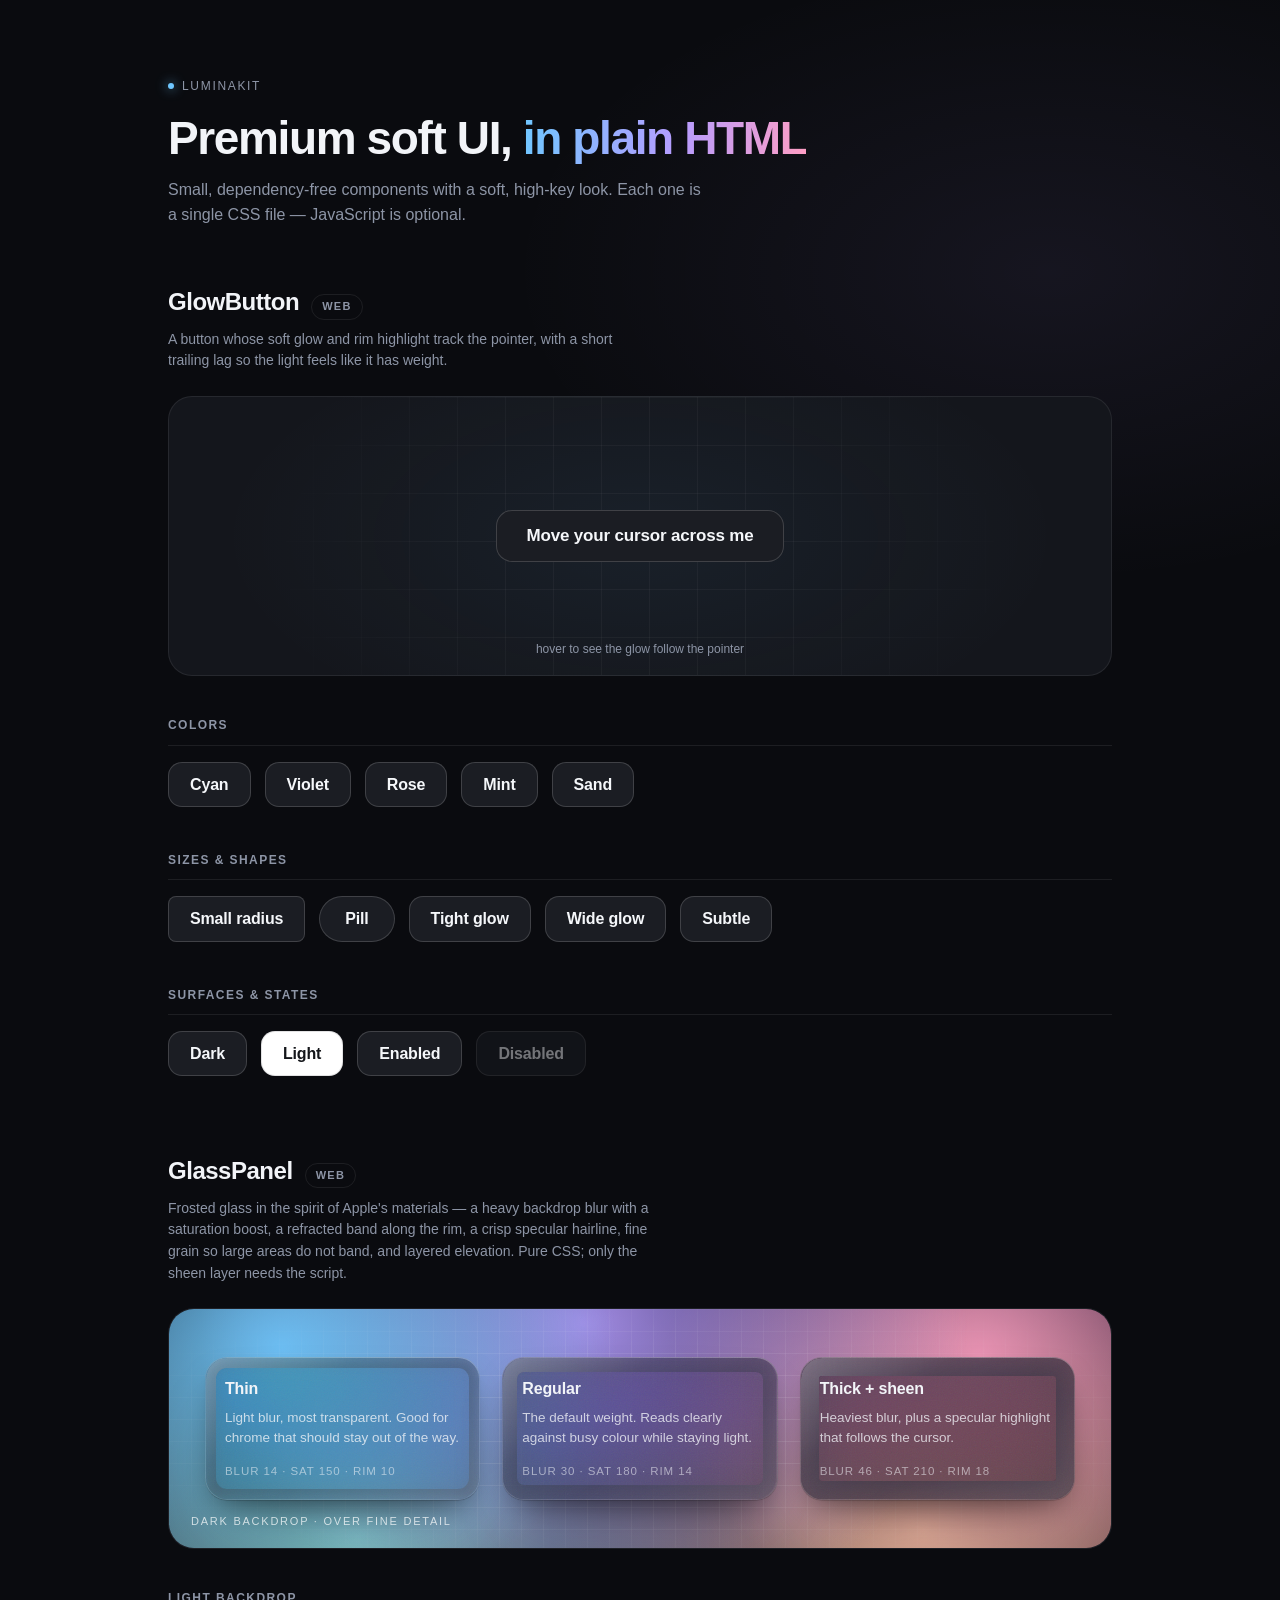
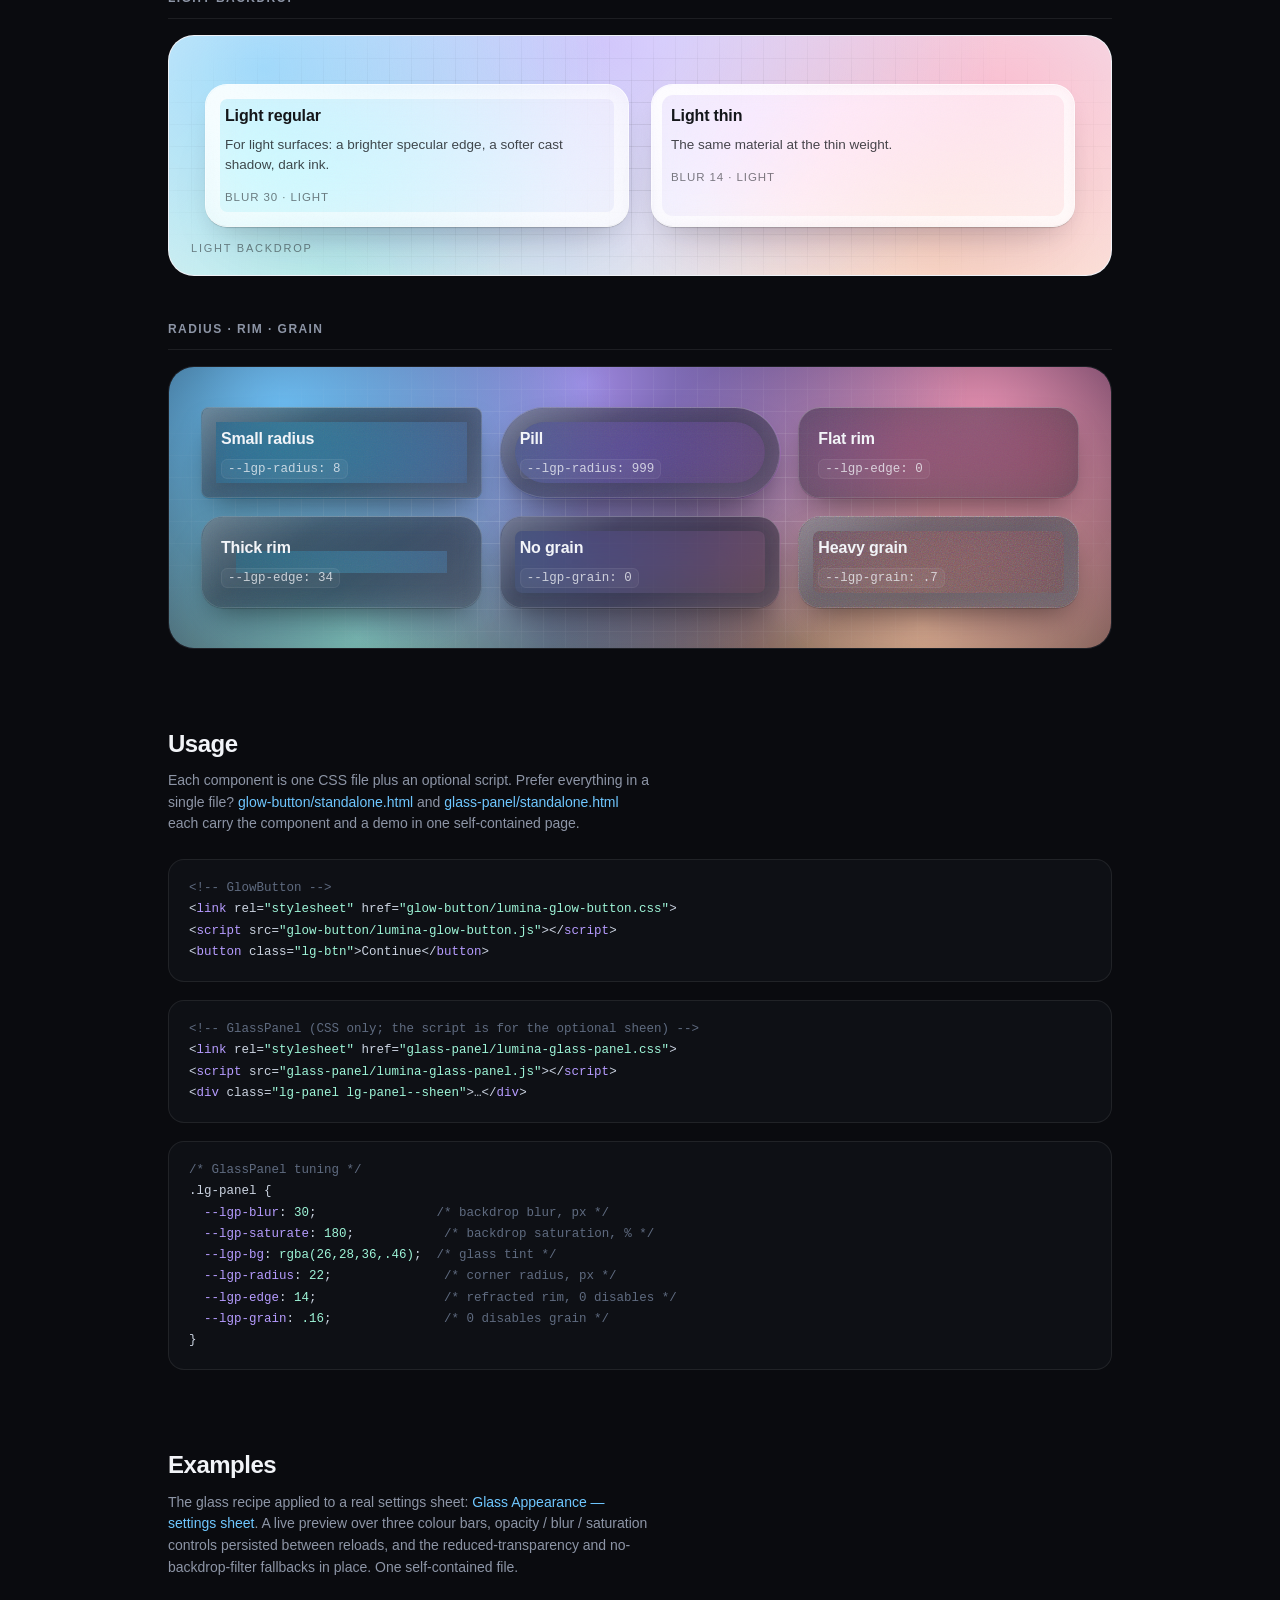
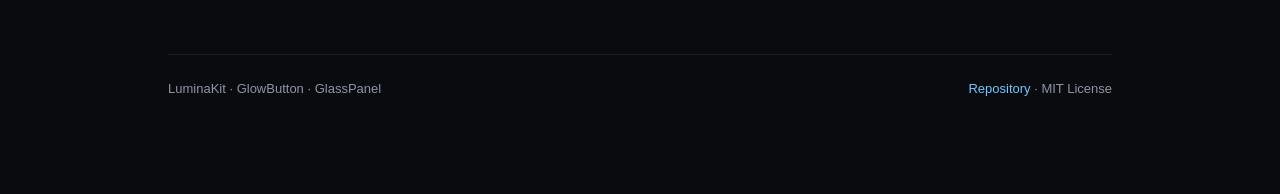
<file: web/index.html>
<!DOCTYPE html>
<html lang="en">
<head>
<meta charset="utf-8">
<meta name="viewport" content="width=device-width, initial-scale=1">
<title>LuminaKit — components</title>
<link rel="stylesheet" href="glow-button/lumina-glow-button.css">
<link rel="stylesheet" href="glass-panel/lumina-glass-panel.css">
<style>
  :root {
    --bg: #0a0b0f;
    --surface: #14161c;
    --ink: #f2f4f8;
    --muted: #8d95a6;
    --line: rgba(255, 255, 255, 0.08);
    --cyan: 111 199 255;
    --violet: 182 156 255;
    --rose: 255 158 196;
    --mint: 158 245 216;
    --sand: 255 214 158;
  }

  *, *::before, *::after { box-sizing: border-box; }
  html, body { margin: 0; }

  body {
    background:
      radial-gradient(1100px 620px at 50% -12%, rgba(111, 199, 255, 0.10), transparent 62%),
      radial-gradient(900px 520px at 82% 8%, rgba(182, 156, 255, 0.07), transparent 60%),
      var(--bg);
    color: var(--ink);
    font-family: -apple-system, BlinkMacSystemFont, "Segoe UI", "PingFang SC",
      "Hiragino Sans GB", "Microsoft YaHei", Roboto, Helvetica, Arial, sans-serif;
    -webkit-font-smoothing: antialiased;
    line-height: 1.55;
    min-height: 100vh;
  }

  .wrap { max-width: 1000px; margin: 0 auto; padding: 72px 28px 96px; }

  header { margin-bottom: 56px; }

  .eyebrow {
    display: inline-flex; align-items: center; gap: 8px;
    font-size: 12px; letter-spacing: 0.14em; text-transform: uppercase;
    color: var(--muted); margin-bottom: 18px;
  }
  .eyebrow .pip {
    width: 6px; height: 6px; border-radius: 50%;
    background: rgb(var(--cyan)); box-shadow: 0 0 12px rgb(var(--cyan) / 0.9);
  }

  h1 {
    font-size: clamp(30px, 5vw, 46px); line-height: 1.1;
    letter-spacing: -0.03em; font-weight: 640; margin: 0 0 14px;
  }
  h1 .grad {
    background: linear-gradient(96deg, rgb(var(--cyan)), rgb(var(--violet)) 55%, rgb(var(--rose)));
    -webkit-background-clip: text; background-clip: text; color: transparent;
  }

  .lede { color: var(--muted); font-size: 16px; max-width: 60ch; margin: 0; }

  /* component section headings */
  .comp { margin-bottom: 76px; }
  .comp > h2 {
    display: flex; align-items: baseline; gap: 12px; flex-wrap: wrap;
    font-size: 24px; font-weight: 620; letter-spacing: -0.02em;
    margin: 0 0 8px; padding: 0; border: 0; text-transform: none; color: var(--ink);
  }
  .comp > h2 .tag {
    font-size: 11px; letter-spacing: 0.12em; text-transform: uppercase;
    color: var(--muted); border: 1px solid var(--line); border-radius: 999px;
    padding: 3px 10px; font-weight: 600;
  }
  .comp > .sub { color: var(--muted); font-size: 14px; margin: 0 0 24px; max-width: 62ch; }

  h3 {
    font-size: 12px; font-weight: 600; letter-spacing: 0.12em;
    text-transform: uppercase; color: var(--muted);
    margin: 0 0 16px; padding-bottom: 10px; border-bottom: 1px solid var(--line);
  }

  .row { display: flex; flex-wrap: wrap; gap: 14px; align-items: center; }

  .stage {
    position: relative; display: grid; place-items: center; min-height: 280px;
    margin-bottom: 40px; border: 1px solid var(--line); border-radius: 24px;
    background:
      radial-gradient(600px 300px at 50% 50%, rgba(111, 199, 255, 0.06), transparent 70%),
      var(--surface);
    overflow: hidden;
  }
  .stage::after {
    content: ""; position: absolute; inset: 0;
    background-image:
      linear-gradient(var(--line) 1px, transparent 1px),
      linear-gradient(90deg, var(--line) 1px, transparent 1px);
    background-size: 48px 48px;
    mask-image: radial-gradient(circle at 50% 50%, #000 30%, transparent 78%);
    -webkit-mask-image: radial-gradient(circle at 50% 50%, #000 30%, transparent 78%);
    pointer-events: none; opacity: 0.5;
  }
  .stage .lg-btn {
    position: relative; z-index: 1; font-size: 17px;
    --lg-pad-x: 30px; --lg-pad-y: 16px; --lg-radius: 16; --lg-glow-size: 220;
  }
  .hint {
    position: absolute; bottom: 16px; left: 0; right: 0; text-align: center;
    font-size: 12px; color: var(--muted);
  }

  section { margin-bottom: 44px; }

  /* ---------- glass stage: a vivid, detailed backdrop so the blur reads ---------- */
  .glass-stage {
    position: relative;
    border: 1px solid var(--line);
    border-radius: 26px;
    padding: 48px 36px;
    overflow: hidden;
    margin-bottom: 40px;
    background: #0b0d13;
    isolation: isolate;
  }
  /* big colour fields */
  .glass-stage .wall {
    position: absolute; inset: 0; pointer-events: none;
    background:
      radial-gradient(540px 440px at 12% 16%, rgb(var(--cyan) / 0.9), transparent 62%),
      radial-gradient(600px 500px at 44% 6%, rgb(var(--violet) / 0.85), transparent 64%),
      radial-gradient(500px 440px at 86% 20%, rgb(var(--rose) / 0.85), transparent 62%),
      radial-gradient(620px 520px at 20% 96%, rgb(var(--mint) / 0.75), transparent 64%),
      radial-gradient(580px 480px at 80% 92%, rgb(var(--sand) / 0.8), transparent 64%),
      linear-gradient(158deg, #0f1526, #1b1030 46%, #2a1226);
  }
  /* fine high-frequency detail is what actually makes a blur legible */
  .glass-stage .detail {
    position: absolute; inset: 0; pointer-events: none; opacity: 0.55;
    background-image:
      linear-gradient(rgba(255,255,255,.22) 1px, transparent 1px),
      linear-gradient(90deg, rgba(255,255,255,.22) 1px, transparent 1px);
    background-size: 22px 22px;
    -webkit-mask-image: radial-gradient(ellipse at 50% 50%, #000 25%, transparent 88%);
    mask-image: radial-gradient(ellipse at 50% 50%, #000 25%, transparent 88%);
  }
  .glass-stage .caption {
    position: absolute; left: 22px; bottom: 18px;
    font-size: 11px; letter-spacing: 0.16em; text-transform: uppercase;
    color: rgba(255, 255, 255, 0.72); pointer-events: none;
  }
  .glass-stage--light { background: #eef1f6; }
  .glass-stage--light .wall {
    background:
      radial-gradient(540px 440px at 10% 14%, rgb(var(--cyan) / 0.55), transparent 64%),
      radial-gradient(600px 500px at 46% 4%, rgb(var(--violet) / 0.5), transparent 66%),
      radial-gradient(500px 440px at 88% 22%, rgb(var(--rose) / 0.55), transparent 64%),
      radial-gradient(620px 520px at 18% 98%, rgb(var(--mint) / 0.5), transparent 66%),
      radial-gradient(580px 480px at 82% 94%, rgb(var(--sand) / 0.55), transparent 66%),
      linear-gradient(158deg, #f3f6fb, #eef0f8 50%, #f7f1f6);
  }
  .glass-stage--light .detail {
    opacity: 0.5;
    background-image:
      linear-gradient(rgba(20,22,26,.16) 1px, transparent 1px),
      linear-gradient(90deg, rgba(20,22,26,.16) 1px, transparent 1px);
  }
  .glass-stage--light .caption { color: rgba(20, 22, 26, 0.5); }

  .glass-stage .panels {
    position: relative;
    display: grid;
    grid-template-columns: repeat(auto-fit, minmax(230px, 1fr));
    gap: 22px;
  }

  .lg-panel h4 {
    margin: 0 0 6px; font-size: 16px; font-weight: 620; letter-spacing: -0.01em;
  }
  .lg-panel p { margin: 0; font-size: 13.5px; opacity: 0.78; line-height: 1.5; }
  .lg-panel .meta {
    margin-top: 14px; font-size: 11.5px; letter-spacing: 0.08em;
    text-transform: uppercase; opacity: 0.55;
  }

  .panel-grid {
    display: grid;
    grid-template-columns: repeat(auto-fit, minmax(210px, 1fr));
    gap: 18px;
  }

  code {
    font-family: ui-monospace, SFMono-Regular, Menlo, monospace;
    font-size: 12.5px; background: rgba(255, 255, 255, 0.06);
    border: 1px solid var(--line); border-radius: 6px; padding: 2px 6px;
  }

  .codeblock {
    margin-top: 18px; padding: 18px 20px; border: 1px solid var(--line);
    border-radius: 16px; background: #0e1015; overflow-x: auto;
  }
  .codeblock pre {
    margin: 0; font-family: ui-monospace, SFMono-Regular, Menlo, monospace;
    font-size: 12.5px; line-height: 1.7; color: #cbd3e1;
  }
  .codeblock .c { color: #5f6b80; }
  .codeblock .k { color: rgb(var(--violet)); }
  .codeblock .s { color: rgb(var(--mint)); }

  footer {
    border-top: 1px solid var(--line); padding-top: 24px;
    color: var(--muted); font-size: 13px;
    display: flex; flex-wrap: wrap; gap: 12px; justify-content: space-between;
  }

  a { color: rgb(var(--cyan)); text-decoration: none; }
  a:hover { text-decoration: underline; }

  @media (max-width: 620px) {
    .wrap { padding: 48px 18px 72px; }
    .glass-stage { padding: 32px 20px; }
  }
</style>
</head>
<body>
<div class="wrap">

  <header>
    <div class="eyebrow"><span class="pip"></span>LuminaKit</div>
    <h1>Premium soft UI, <span class="grad">in plain HTML</span></h1>
    <p class="lede">
      Small, dependency-free components with a soft, high-key look.
      Each one is a single CSS file — JavaScript is optional.
    </p>
  </header>

  <!-- ================= GlowButton ================= -->
  <div class="comp">
    <h2>GlowButton <span class="tag">Web</span></h2>
    <p class="sub">
      A button whose soft glow and rim highlight track the pointer, with a short
      trailing lag so the light feels like it has weight.
    </p>

    <div class="stage">
      <button class="lg-btn" type="button">Move your cursor across me</button>
      <div class="hint">hover to see the glow follow the pointer</div>
    </div>

    <section>
      <h3>Colors</h3>
      <div class="row" id="colors"></div>
    </section>

    <section>
      <h3>Sizes &amp; shapes</h3>
      <div class="row">
        <button class="lg-btn" type="button" style="--lg-radius:8">Small radius</button>
        <button class="lg-btn" type="button" style="--lg-radius:999;--lg-pad-x:26px">Pill</button>
        <button class="lg-btn" type="button" style="--lg-glow-size:90">Tight glow</button>
        <button class="lg-btn" type="button" style="--lg-glow-size:320">Wide glow</button>
        <button class="lg-btn" type="button" style="--lg-glow-alpha:.45">Subtle</button>
      </div>
    </section>

    <section>
      <h3>Surfaces &amp; states</h3>
      <div class="row">
        <button class="lg-btn" type="button" style="--lg-glow:var(--violet)">Dark</button>
        <button class="lg-btn lg-btn--light" type="button" style="--lg-glow:var(--cyan)">Light</button>
        <button class="lg-btn" type="button" style="--lg-glow:var(--mint)">Enabled</button>
        <button class="lg-btn" type="button" aria-disabled="true">Disabled</button>
      </div>
    </section>
  </div>

  <!-- ================= GlassPanel ================= -->
  <div class="comp">
    <h2>GlassPanel <span class="tag">Web</span></h2>
    <p class="sub">
      Frosted glass in the spirit of Apple's materials — a heavy backdrop blur
      with a saturation boost, a refracted band along the rim, a crisp specular
      hairline, fine grain so large areas do not band, and layered elevation.
      Pure CSS; only the sheen layer needs the script.
    </p>

    <div class="glass-stage">
      <div class="wall"></div>
      <div class="detail"></div>
      <div class="panels">
        <div class="lg-panel lg-panel--thin">
          <h4>Thin</h4>
          <p>Light blur, most transparent. Good for chrome that should stay out of the way.</p>
          <div class="meta">blur 14 · sat 150 · rim 10</div>
        </div>
        <div class="lg-panel">
          <h4>Regular</h4>
          <p>The default weight. Reads clearly against busy colour while staying light.</p>
          <div class="meta">blur 30 · sat 180 · rim 14</div>
        </div>
        <div class="lg-panel lg-panel--thick lg-panel--sheen">
          <h4>Thick + sheen</h4>
          <p>Heaviest blur, plus a specular highlight that follows the cursor.</p>
          <div class="meta">blur 46 · sat 210 · rim 18</div>
        </div>
      </div>
      <div class="caption">dark backdrop · over fine detail</div>
    </div>

    <section>
      <h3>Light backdrop</h3>
      <div class="glass-stage glass-stage--light">
        <div class="wall"></div>
        <div class="detail"></div>
        <div class="panels">
          <div class="lg-panel lg-panel--light">
            <h4>Light regular</h4>
            <p>For light surfaces: a brighter specular edge, a softer cast shadow, dark ink.</p>
            <div class="meta">blur 30 · light</div>
          </div>
          <div class="lg-panel lg-panel--light lg-panel--thin">
            <h4>Light thin</h4>
            <p>The same material at the thin weight.</p>
            <div class="meta">blur 14 · light</div>
          </div>
        </div>
        <div class="caption">light backdrop</div>
      </div>
    </section>

    <section>
      <h3>Radius · rim · grain</h3>
      <div class="glass-stage" style="padding:40px 32px">
        <div class="wall"></div>
        <div class="detail"></div>
        <div class="panel-grid">
          <div class="lg-panel" style="--lgp-radius:8">
            <h4>Small radius</h4>
            <p><code>--lgp-radius: 8</code></p>
          </div>
          <div class="lg-panel" style="--lgp-radius:999">
            <h4>Pill</h4>
            <p><code>--lgp-radius: 999</code></p>
          </div>
          <div class="lg-panel" style="--lgp-edge:0">
            <h4>Flat rim</h4>
            <p><code>--lgp-edge: 0</code></p>
          </div>
          <div class="lg-panel" style="--lgp-edge:34">
            <h4>Thick rim</h4>
            <p><code>--lgp-edge: 34</code></p>
          </div>
          <div class="lg-panel" style="--lgp-grain:0">
            <h4>No grain</h4>
            <p><code>--lgp-grain: 0</code></p>
          </div>
          <div class="lg-panel" style="--lgp-grain:.7">
            <h4>Heavy grain</h4>
            <p><code>--lgp-grain: .7</code></p>
          </div>
        </div>
      </div>
    </section>
  </div>

  <!-- ================= Usage ================= -->
  <div class="comp">
    <h2>Usage</h2>
    <p class="sub">
      Each component is one CSS file plus an optional script. Prefer everything
      in a single file? <a href="glow-button/standalone.html">glow-button/standalone.html</a>
      and <a href="glass-panel/standalone.html">glass-panel/standalone.html</a>
      each carry the component and a demo in one self-contained page.
    </p>

    <div class="codeblock">
<pre><span class="c">&lt;!-- GlowButton --&gt;</span>
&lt;<span class="k">link</span> rel=<span class="s">"stylesheet"</span> href=<span class="s">"glow-button/lumina-glow-button.css"</span>&gt;
&lt;<span class="k">script</span> src=<span class="s">"glow-button/lumina-glow-button.js"</span>&gt;&lt;/<span class="k">script</span>&gt;
&lt;<span class="k">button</span> class=<span class="s">"lg-btn"</span>&gt;Continue&lt;/<span class="k">button</span>&gt;</pre>
    </div>

    <div class="codeblock">
<pre><span class="c">&lt;!-- GlassPanel (CSS only; the script is for the optional sheen) --&gt;</span>
&lt;<span class="k">link</span> rel=<span class="s">"stylesheet"</span> href=<span class="s">"glass-panel/lumina-glass-panel.css"</span>&gt;
&lt;<span class="k">script</span> src=<span class="s">"glass-panel/lumina-glass-panel.js"</span>&gt;&lt;/<span class="k">script</span>&gt;
&lt;<span class="k">div</span> class=<span class="s">"lg-panel lg-panel--sheen"</span>&gt;…&lt;/<span class="k">div</span>&gt;</pre>
    </div>

    <div class="codeblock">
<pre><span class="c">/* GlassPanel tuning */</span>
.lg-panel {
  <span class="k">--lgp-blur</span>: <span class="s">30</span>;                <span class="c">/* backdrop blur, px */</span>
  <span class="k">--lgp-saturate</span>: <span class="s">180</span>;            <span class="c">/* backdrop saturation, % */</span>
  <span class="k">--lgp-bg</span>: <span class="s">rgba(26,28,36,.46)</span>;  <span class="c">/* glass tint */</span>
  <span class="k">--lgp-radius</span>: <span class="s">22</span>;               <span class="c">/* corner radius, px */</span>
  <span class="k">--lgp-edge</span>: <span class="s">14</span>;                 <span class="c">/* refracted rim, 0 disables */</span>
  <span class="k">--lgp-grain</span>: <span class="s">.16</span>;               <span class="c">/* 0 disables grain */</span>
}</pre>
    </div>
  </div>

  <!-- ================= Examples ================= -->
  <div class="comp">
    <h2>Examples</h2>
    <p class="sub">
      The glass recipe applied to a real settings sheet:
      <a href="examples/glass-appearance/index.html">Glass Appearance — settings sheet</a>.
      A live preview over three colour bars, opacity / blur / saturation controls
      persisted between reloads, and the reduced-transparency and
      no-backdrop-filter fallbacks in place. One self-contained file.
    </p>
  </div>

  <footer>
    <span>LuminaKit · GlowButton · GlassPanel</span>
    <span><a href="https://github.com/chen123aaa/LuminaKit">Repository</a> · MIT License</span>
  </footer>

</div>

<script src="glow-button/lumina-glow-button.js"></script>
<script src="glass-panel/lumina-glass-panel.js"></script>
<script>
  (function () {
    var palette = [
      { name: "Cyan",   rgb: "111 199 255" },
      { name: "Violet", rgb: "182 156 255" },
      { name: "Rose",   rgb: "255 158 196" },
      { name: "Mint",   rgb: "158 245 216" },
      { name: "Sand",   rgb: "255 214 158" }
    ];
    var host = document.getElementById("colors");
    palette.forEach(function (c) {
      var b = document.createElement("button");
      b.type = "button";
      b.className = "lg-btn";
      b.textContent = c.name;
      b.style.setProperty("--lg-glow", c.rgb);
      host.appendChild(b);
    });
    window.LuminaGlowButton.init(host);
  })();
</script>
</body>
</html>
</file>
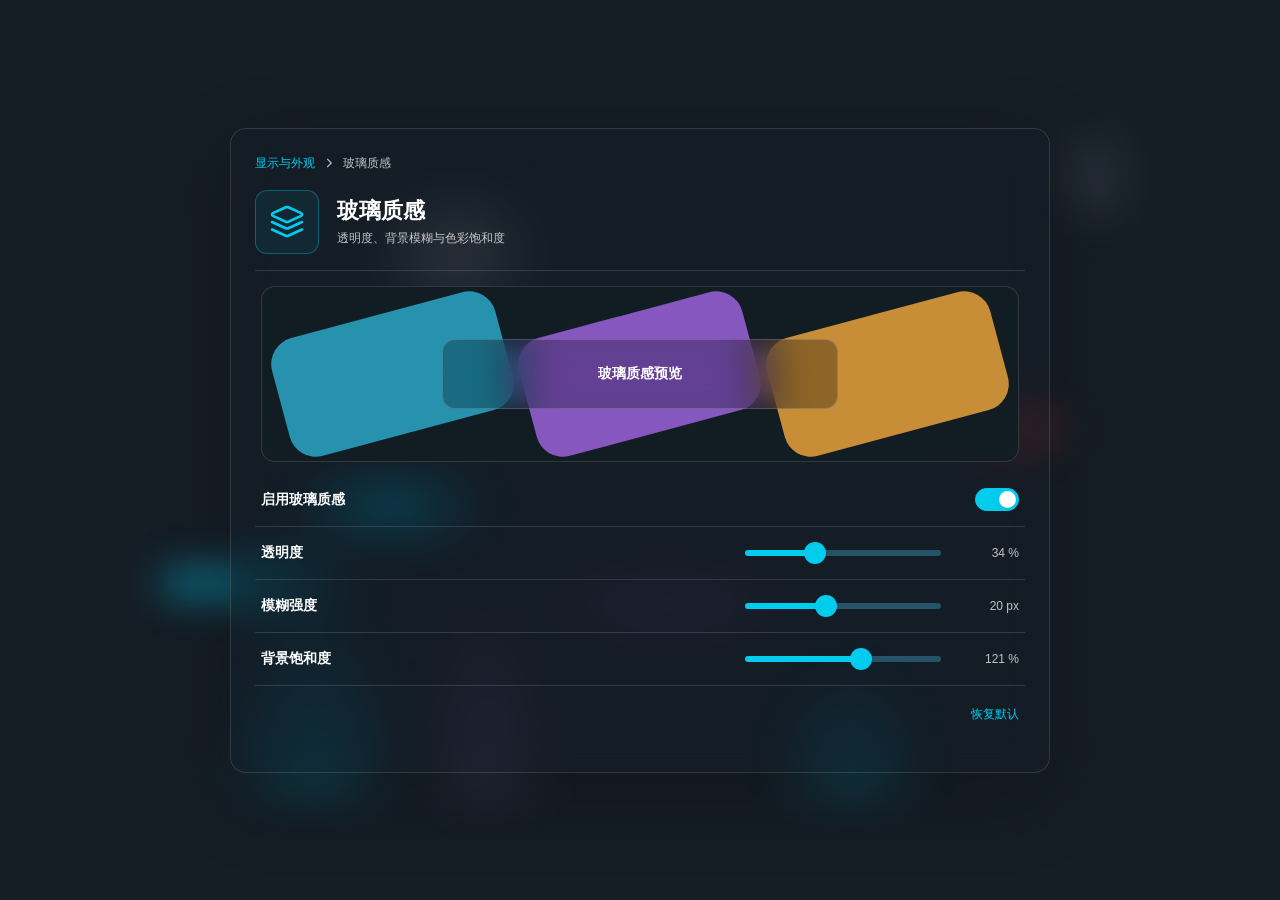
<file: web/examples/glass-appearance/index.html>
<!doctype html>
<!--
  LuminaKit · example — "Glass Appearance" settings sheet.

  A standalone application of the glass recipe: a live preview over coloured
  bars, opacity / blur / saturation controls persisted to localStorage, and the
  prefers-reduced-transparency + no-backdrop-filter fallbacks wired up.

  Self-contained: no external CSS, JS, fonts or images.
-->
<html lang="zh-CN" data-glass-enabled="true">
<head>
  <meta charset="utf-8">
  <meta name="viewport" content="width=device-width, initial-scale=1">
  <meta name="color-scheme" content="dark">
  <meta name="description" content="玻璃质感设置页的独立交互预览：透明度、背景模糊与背景饱和度，可离线使用。">
  <title>玻璃质感 · 显示与外观</title>
  <style>
    :root {
      color-scheme: dark;
      --accent: #00cdee;
      --text-primary: #fff;
      --text-secondary: rgba(255, 255, 255, .74);
      --border: rgba(255, 255, 255, .13);
      --glass-surface-rgb: 21, 29, 37;
      --glass-opacity: .34;
      --glass-blur: 20px;
      --glass-saturation: 121%;
      --glass-effective-opacity: .34;
      --glass-effective-blur: 20px;
    }
    * { box-sizing: border-box; }
    html { min-height: 100%; background: #101920; }
    body {
      min-width: 280px;
      min-height: 100vh;
      margin: 0;
      display: grid;
      place-items: center;
      padding: 28px;
      color: var(--text-primary);
      font: 14px/1.5 -apple-system, BlinkMacSystemFont, "Segoe UI", "Microsoft YaHei", "PingFang SC", sans-serif;
      -webkit-font-smoothing: antialiased;
    }
    .ambient {
      position: fixed;
      inset: 0;
      overflow: hidden;
      pointer-events: none;
      background: #151d25;
    }
    .ambient::before, .ambient::after {
      content: "";
      position: absolute;
      width: min(100%, 960px);
      height: 700px;
      top: 50%;
      left: 50%;
      transform: translate(-50%, -50%);
      background:
        radial-gradient(ellipse 100px 26px at 24% 58%, rgba(0, 212, 255, .58), transparent 100%),
        radial-gradient(ellipse 145px 26px at 6% 69%, rgba(0, 212, 255, .55), transparent 100%),
        radial-gradient(ellipse 86px 70px at 31% 22%, rgba(224, 227, 233, .21), transparent 100%),
        radial-gradient(ellipse 64px 32px at 89% 47%, rgba(230, 50, 60, .4), transparent 100%),
        radial-gradient(ellipse 155px 48px at 53% 72%, rgba(123, 88, 159, .16), transparent 100%);
      filter: blur(18px);
    }
    .ambient::after {
      background:
        radial-gradient(ellipse 90px 210px at 16% 99%, rgba(0, 212, 255, .19), transparent 100%),
        radial-gradient(ellipse 66px 235px at 34% 99%, rgba(159, 120, 193, .15), transparent 100%),
        radial-gradient(ellipse 80px 130px at 72% 98%, rgba(0, 212, 255, .18), transparent 100%),
        radial-gradient(ellipse 70px 60px at 99% 11%, rgba(196, 201, 211, .15), transparent 100%);
      filter: blur(20px);
    }
    .glass-surface {
      background: rgba(var(--glass-surface-rgb), var(--glass-effective-opacity));
      -webkit-backdrop-filter: blur(var(--glass-effective-blur)) saturate(var(--glass-saturation));
      backdrop-filter: blur(var(--glass-effective-blur)) saturate(var(--glass-saturation));
    }
    .settings {
      position: relative;
      width: min(100%, 820px);
      min-height: 645px;
      padding: 22px 24px 38px;
      border: 1px solid var(--border);
      border-radius: 16px;
      box-shadow: 0 24px 80px rgba(0, 0, 0, .22);
      overflow: hidden;
    }
    .breadcrumbs {
      display: flex;
      align-items: center;
      gap: 7px;
      min-height: 24px;
      margin-bottom: 15px;
      color: var(--text-secondary);
      font-size: 12px;
    }
    .breadcrumbs .parent { color: var(--accent); }
    .breadcrumbs svg { width: 14px; height: 14px; }
    .section-header {
      display: flex;
      align-items: center;
      gap: 18px;
      padding-bottom: 16px;
      margin-bottom: 15px;
      border-bottom: 1px solid var(--border);
    }
    .section-icon {
      width: 64px;
      height: 64px;
      flex: 0 0 64px;
      display: grid;
      place-items: center;
      color: var(--accent);
      border: 1px solid rgba(0, 205, 238, .35);
      border-radius: 12px;
      background: rgba(0, 205, 238, .075);
    }
    .section-icon svg { width: 36px; height: 36px; stroke-width: 1.7; }
    h1 { margin: 0 0 3px; font-size: 22px; line-height: 1.4; font-weight: 650; }
    .section-header p { margin: 0; color: var(--text-secondary); font-size: 12px; }
    .preview-section { padding: 0 6px 12px; }
    .preview-stage {
      position: relative;
      display: grid;
      place-items: center;
      min-height: 176px;
      padding: 18px;
      border: 1px solid var(--border);
      border-radius: 14px;
      background: #121c23;
      overflow: hidden;
    }
    .preview-colors {
      position: absolute;
      inset: 0;
      display: flex;
      align-items: center;
      justify-content: space-around;
      gap: 16px;
      padding: 15px;
    }
    .preview-colors span {
      flex: 1;
      min-width: 0;
      height: 122px;
      border-radius: 27px;
      transform: rotate(-15deg);
      background: #2792ad;
    }
    .preview-colors span:nth-child(2) { background: #8657be; }
    .preview-colors span:nth-child(3) { background: #c78d37; }
    .preview-card {
      position: relative;
      display: flex;
      align-items: center;
      justify-content: center;
      width: min(100%, 396px);
      min-height: 70px;
      padding: 20px;
      border: 1px solid rgba(255, 255, 255, .17);
      border-radius: 13px;
    }
    .preview-card strong { font-size: 14px; font-weight: 650; }
    .setting-row {
      display: grid;
      grid-template-columns: minmax(0, 1fr) minmax(120px, 196px) 64px;
      align-items: center;
      column-gap: 14px;
      min-height: 53px;
      padding: 10px 6px;
      border-bottom: 1px solid var(--border);
    }
    .setting-row label, .setting-label { font-size: 14px; font-weight: 650; }
    .toggle-row { display: flex; justify-content: space-between; }
    .switch {
      position: relative;
      display: inline-flex;
      flex: 0 0 44px;
      align-items: center;
      width: 44px;
      height: 23px;
      padding: 0;
      border: 1px solid rgba(255, 255, 255, .22);
      border-radius: 999px;
      background: #3c4950;
      cursor: pointer;
      transition: background .15s, border-color .15s;
    }
    .switch::after {
      content: "";
      position: absolute;
      top: 2px;
      left: 2px;
      width: 17px;
      height: 17px;
      background: #fff;
      border-radius: 50%;
      box-shadow: 0 1px 3px rgba(0, 0, 0, .12);
      transition: transform .15s;
    }
    .switch[aria-checked="true"] { background: var(--accent); border-color: var(--accent); }
    .switch[aria-checked="true"]::after { transform: translateX(21px); }
    input[type="range"] {
      -webkit-appearance: none;
      appearance: none;
      width: 100%;
      height: 30px;
      margin: 0;
      border: 0;
      border-radius: 999px;
      background: transparent;
      cursor: pointer;
      touch-action: pan-y;
    }
    input[type="range"]::-webkit-slider-runnable-track {
      height: 6px;
      border-radius: 999px;
      background: linear-gradient(to right, var(--accent) 0 var(--progress), #265368 var(--progress) 100%);
    }
    input[type="range"]::-webkit-slider-thumb {
      -webkit-appearance: none;
      width: 22px;
      height: 22px;
      margin-top: -8px;
      border: 0;
      border-radius: 50%;
      background: var(--accent);
    }
    input[type="range"]::-moz-range-track { height: 6px; border-radius: 999px; background: #265368; }
    input[type="range"]::-moz-range-progress { height: 6px; border-radius: 999px; background: var(--accent); }
    input[type="range"]::-moz-range-thumb { width: 22px; height: 22px; border: 0; border-radius: 50%; background: var(--accent); }
    output { color: var(--text-secondary); text-align: right; font-size: 12px; font-variant-numeric: tabular-nums; white-space: nowrap; }
    .reset-row { display: flex; align-items: center; justify-content: space-between; min-height: 48px; padding: 8px 6px 0; }
    .reset-button { border: 0; border-radius: 5px; padding: 8px 0 8px 12px; background: transparent; color: var(--accent); font: inherit; font-size: 12px; cursor: pointer; }
    .reset-button:hover { color: #78edff; }
    .save-status { min-height: 18px; color: var(--text-secondary); font-size: 11px; }
    button:focus-visible, input:focus-visible { outline: 2px solid var(--accent); outline-offset: 4px; }
    html[data-glass-enabled="false"] .glass-surface {
      background: rgb(var(--glass-surface-rgb));
      -webkit-backdrop-filter: none;
      backdrop-filter: none;
    }
    @media (prefers-reduced-transparency: reduce) {
      .glass-surface { -webkit-backdrop-filter: none; backdrop-filter: none; }
    }
    @media (prefers-reduced-motion: reduce) { *, *::after { transition: none !important; } }
    @supports not ((backdrop-filter: blur(1px)) or (-webkit-backdrop-filter: blur(1px))) {
      .glass-surface { background: rgb(var(--glass-surface-rgb)); }
    }
    @media (max-width: 840px) {
      body { padding: 0; }
      .settings { width: 100%; min-height: 100vh; border-radius: 0; box-shadow: none; }
    }
    @media (max-width: 520px) {
      .settings { padding: 18px 16px 28px; }
      .section-icon { width: 54px; height: 54px; flex-basis: 54px; }
      h1 { font-size: 20px; }
      .section-header { gap: 12px; }
      .preview-section { padding-right: 0; padding-left: 0; }
      .preview-stage { min-height: 160px; padding: 18px; }
      .preview-colors { gap: 10px; padding: 12px; }
      .preview-colors span { height: 108px; border-radius: 19px; }
      .preview-card { width: 86%; }
      .setting-row { grid-template-columns: minmax(0, 1fr) minmax(90px, 132px) 42px; column-gap: 12px; min-height: 57px; }
      .setting-row label, .setting-label { font-size: 13px; }
    }
    @media (max-width: 330px) {
      .setting-row { grid-template-columns: minmax(0, 1fr) 88px 40px; column-gap: 8px; padding-right: 0; padding-left: 0; }
      .section-header p { font-size: 11px; }
    }
  </style>
</head>
<body>
  <div class="ambient" aria-hidden="true"></div>
  <main class="settings glass-surface">
    <nav class="breadcrumbs" aria-label="所在位置">
      <span class="parent">显示与外观</span>
      <svg viewBox="0 0 24 24" fill="none" stroke="currentColor" stroke-width="2" aria-hidden="true"><path d="m9 5 7 7-7 7"/></svg>
      <span aria-current="page">玻璃质感</span>
    </nav>
    <header class="section-header">
      <span class="section-icon" aria-hidden="true">
        <svg viewBox="0 0 24 24" fill="none" stroke="currentColor" stroke-linecap="round" stroke-linejoin="round"><path d="M12.83 2.18a2 2 0 0 0-1.66 0L2.6 6.08a1 1 0 0 0 0 1.83l8.58 3.91a2 2 0 0 0 1.66 0l8.58-3.9a1 1 0 0 0 0-1.83Z"/><path d="m2 12 9.17 4.18a2 2 0 0 0 1.66 0L22 12M2 17l9.17 4.18a2 2 0 0 0 1.66 0L22 17"/></svg>
      </span>
      <div>
        <h1>玻璃质感</h1>
        <p>透明度、背景模糊与色彩饱和度</p>
      </div>
    </header>
    <section class="preview-section" aria-label="玻璃质感预览">
      <div class="preview-stage">
        <div class="preview-colors" aria-hidden="true"><span></span><span></span><span></span></div>
        <div class="preview-card glass-surface"><strong>玻璃质感预览</strong></div>
      </div>
    </section>
    <section aria-label="玻璃质感设置">
      <div class="setting-row toggle-row">
        <span class="setting-label" id="enabled-label">启用玻璃质感</span>
        <button class="switch" id="enabled" type="button" role="switch" aria-checked="true" aria-labelledby="enabled-label"></button>
      </div>
      <div class="setting-row">
        <label for="opacity">透明度</label>
        <input id="opacity" type="range" min="0" max="100" step="1" value="34" aria-describedby="opacity-value">
        <output id="opacity-value" for="opacity">34 %</output>
      </div>
      <div class="setting-row">
        <label for="blur">模糊强度</label>
        <input id="blur" type="range" min="0" max="50" step="1" value="20" aria-describedby="blur-value">
        <output id="blur-value" for="blur">20 px</output>
      </div>
      <div class="setting-row">
        <label for="saturation">背景饱和度</label>
        <input id="saturation" type="range" min="0" max="200" step="1" value="121" aria-describedby="saturation-value">
        <output id="saturation-value" for="saturation">121 %</output>
      </div>
    </section>
    <footer class="reset-row">
      <span class="save-status" id="save-status" role="status" aria-live="polite"></span>
      <button class="reset-button" id="reset" type="button">恢复默认</button>
    </footer>
  </main>
  <script>
    (() => {
      'use strict';
      // The opacity field is the background alpha; foreground text is never
      // made transparent.
      const INITIAL = { enabled: true, opacity: 34, blur: 20, saturation: 121 };
      const DEFAULTS = { enabled: true, opacity: 80, blur: 22, saturation: 115 };
      const LIMITS = { opacity: 100, blur: 50, saturation: 200 };
      const STORAGE_KEY = 'luminakit.glass-appearance.v1';
      const root = document.documentElement;
      const toggle = document.getElementById('enabled');
      const status = document.getElementById('save-status');
      const fields = Object.fromEntries(Object.keys(LIMITS).map(key => [key, document.getElementById(key)]));
      let statusTimeout;

      function normalize(raw) {
        const source = raw && typeof raw === 'object' ? raw : INITIAL;
        const value = { enabled: source.enabled !== false };
        for (const [key, max] of Object.entries(LIMITS)) {
          const rawValue = source[key];
          const number = rawValue === null || rawValue === '' || typeof rawValue === 'boolean' ? NaN : Number(rawValue);
          value[key] = Number.isFinite(number) ? Math.round(Math.min(max, Math.max(0, number))) : INITIAL[key];
        }
        return value;
      }

      let state = { ...INITIAL };
      try {
        const cached = localStorage.getItem(STORAGE_KEY);
        if (cached) state = normalize(JSON.parse(cached));
      } catch (_) { /* Local HTML still works when browser storage is blocked. */ }

      function render() {
        root.dataset.glassEnabled = String(state.enabled);
        root.style.setProperty('--glass-opacity', String(state.opacity / 100));
        root.style.setProperty('--glass-blur', state.blur + 'px');
        root.style.setProperty('--glass-saturation', state.saturation + '%');
        root.style.setProperty('--glass-effective-opacity', state.enabled ? String(state.opacity / 100) : '1');
        root.style.setProperty('--glass-effective-blur', state.enabled ? state.blur + 'px' : '0px');
        toggle.setAttribute('aria-checked', String(state.enabled));
        for (const [key, field] of Object.entries(fields)) {
          const suffix = key === 'blur' ? ' px' : ' %';
          field.value = state[key];
          field.style.setProperty('--progress', (state[key] / LIMITS[key] * 100) + '%');
          field.setAttribute('aria-valuetext', state[key] + suffix);
          document.getElementById(key + '-value').value = state[key] + suffix;
        }
      }

      function persist(message = '已保存到本页面') {
        clearTimeout(statusTimeout);
        try {
          localStorage.setItem(STORAGE_KEY, JSON.stringify(state));
          status.textContent = message;
        } catch (_) {
          status.textContent = '已应用 · 当前浏览器不允许本地保存';
        }
        statusTimeout = setTimeout(() => { status.textContent = ''; }, 2200);
      }

      for (const [key, field] of Object.entries(fields)) {
        field.addEventListener('input', () => {
          state[key] = Number(field.value);
          render();
        });
        field.addEventListener('change', () => persist());
      }
      toggle.addEventListener('click', () => {
        state.enabled = !state.enabled;
        render();
        persist();
      });
      document.getElementById('reset').addEventListener('click', () => {
        state = { ...DEFAULTS };
        render();
        persist('已恢复默认');
      });
      render();
    })();
  </script>
</body>
</html>
</file>
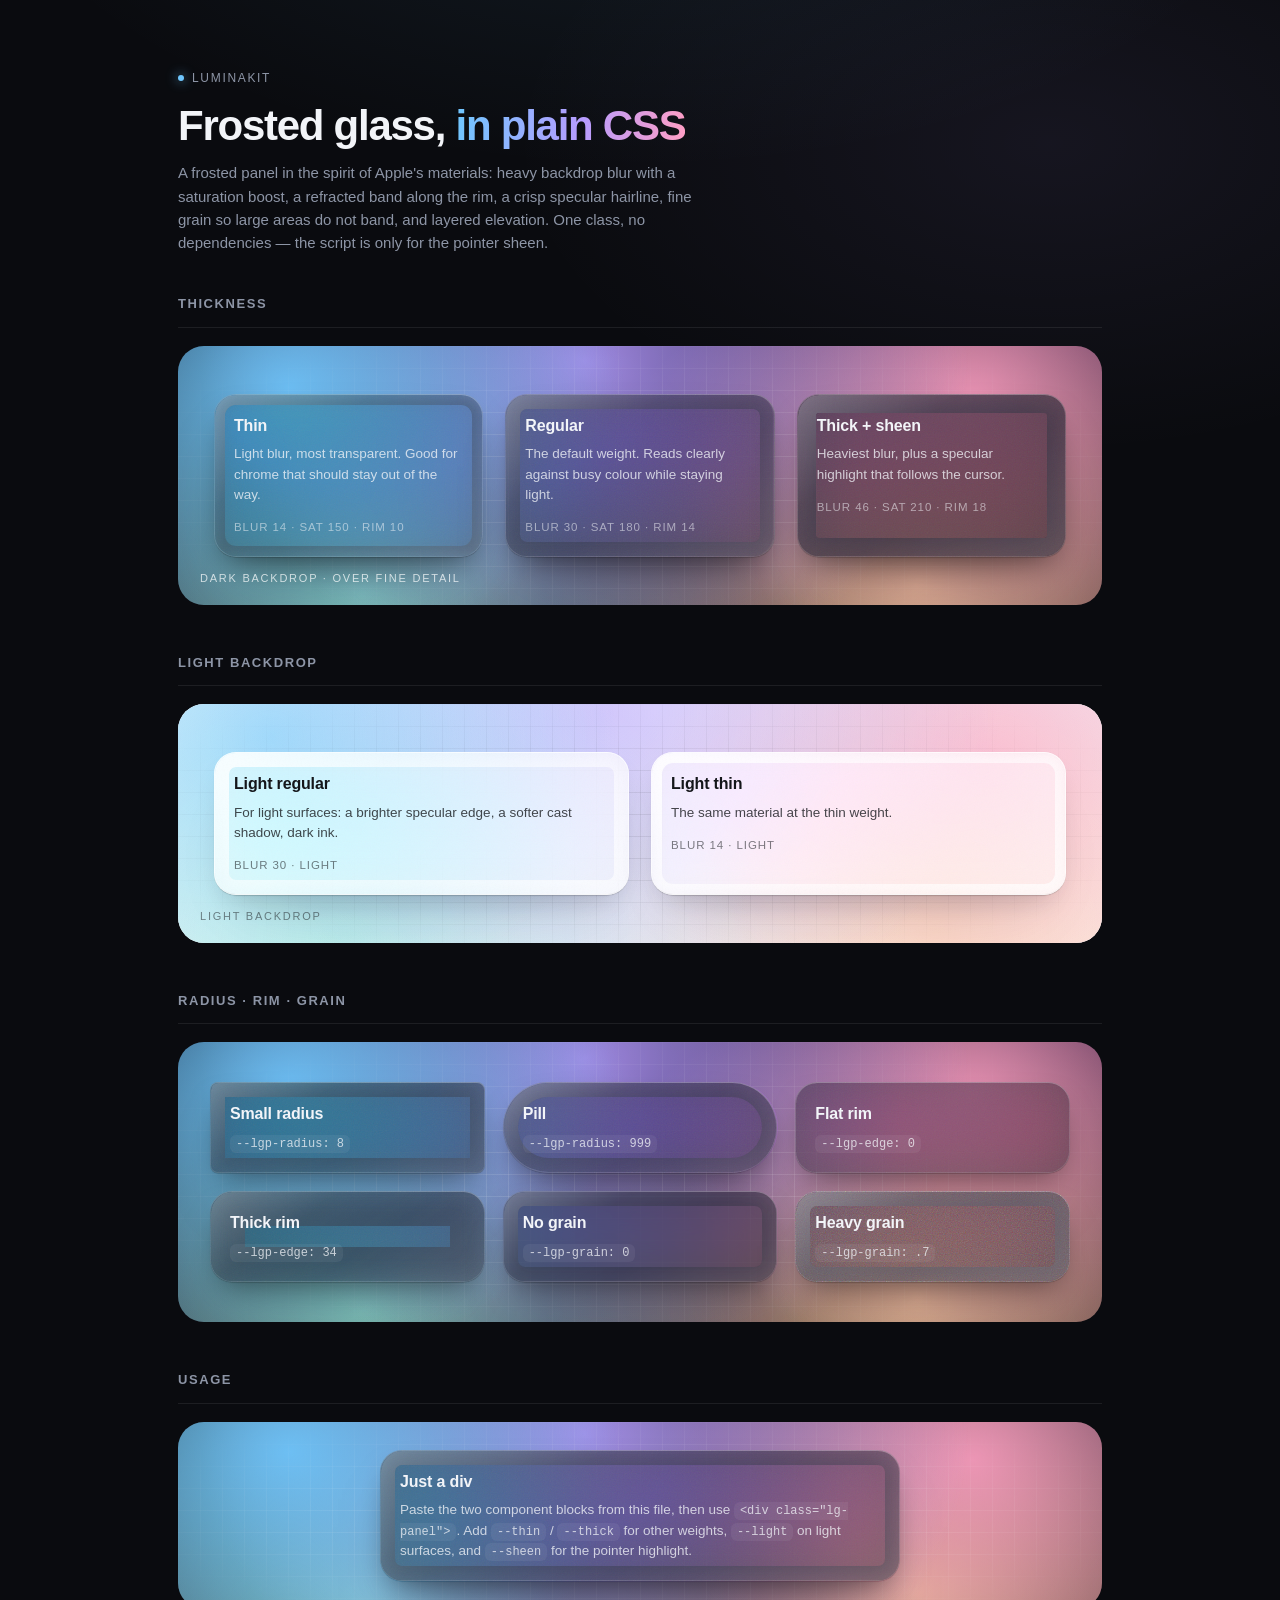
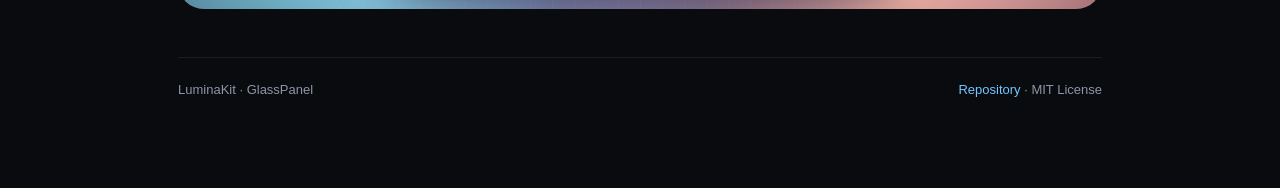
<file: web/glass-panel/standalone.html>
<!DOCTYPE html>
<html lang="en">
<head>
<meta charset="utf-8">
<meta name="viewport" content="width=device-width, initial-scale=1">
<title>LuminaKit — GlassPanel (single file)</title>

<!--
  LuminaKit · GlassPanel — self-contained demo.

  Two things live in this one file:
    1. THE COMPONENT   — search for "COMPONENT CSS" and "COMPONENT JS".
                         Copy those two blocks to reuse the panel anywhere.
    2. THE DEMO PAGE   — everything else; safe to delete.

  How it works
  ------------
  One class carries the material. It is layered like real glass rather than a
  single translucent fill:

    .lg-panel            backdrop-filter: blur + saturate + brightness, the tint,
                         the outer hairline, and the layered elevation shadows
    .lg-panel::before    the refracted rim — a band just inside the edge that
                         blurs the backdrop harder and lifts it, masked down to a
                         ring. This is what makes the sheet read as thick glass
                         instead of a flat wash. Disable with --lgp-edge: 0.
    .lg-panel::after     fine grain, so large smooth areas do not band
    .lg-panel__sheen     optional specular highlight that follows the pointer
                         (only with .lg-panel--sheen; injected by the JS)

  Public CSS custom properties (set on .lg-panel or any ancestor):
    --lgp-blur        backdrop blur radius, px          default 30
    --lgp-saturate    backdrop saturation, %            default 180
    --lgp-brightness  backdrop brightness, %            default 108
    --lgp-bg          tint of the glass                 default rgba(26,28,36,.46)
    --lgp-fg          text color                        default #f2f4f8
    --lgp-radius      corner radius, px                 default 22
    --lgp-edge        width of the refracted rim, px    default 14 (0 disables)
    --lgp-border      outer hairline color              default rgba(255,255,255,.15)
    --lgp-shadow      cast-shadow color                 default rgba(0,0,0,.5)
    --lgp-grain       grain opacity, 0 disables it      default .16
    --lgp-pad         inner padding                     default 20px

  Variants: .lg-panel--thin  .lg-panel--thick
            .lg-panel--light
            .lg-panel--sheen   (needs the JS)

  Gotchas worth keeping (all were real problems):
    * backdrop-filter only shows what is painted *behind* the element, so a
      panel needs a real backdrop to sit over — over a flat fill it looks like
      a plain translucent box.
    * the overlaid pseudo-elements need explicit z-index values; content sits at
      z-index 4 via .lg-panel > *:not(.lg-panel__sheen) so the sheen keeps its
      own layer.
    * on its own the panel is pure CSS. The JS only adds the pointer sheen, and
      it self-initialises, so loading the script is always safe.
-->

<style>
/* ============================================================
   COMPONENT CSS  (lumina-glass-panel.css)
   ============================================================ */
.lg-panel {
  --lgp-blur: 30;
  --lgp-saturate: 180;
  --lgp-brightness: 108;
  --lgp-bg: rgba(26, 28, 36, 0.46);
  --lgp-fg: #f2f4f8;
  --lgp-radius: 22;
  --lgp-edge: 14;
  --lgp-border: rgba(255, 255, 255, 0.15);
  --lgp-shadow: rgba(0, 0, 0, 0.5);
  --lgp-grain: 0.16;
  --lgp-pad: 20px;

  --lgp-sheen-size: 420;

  /* live pointer position for the sheen, written by JS */
  --lgp-px: 50%;
  --lgp-py: 0%;
  --lgp-sheen: 0;

  position: relative;
  isolation: isolate;
  padding: var(--lgp-pad);
  border-radius: calc(var(--lgp-radius) * 1px);
  color: var(--lgp-fg);

  /* the material */
  background: var(--lgp-bg);
  -webkit-backdrop-filter: blur(calc(var(--lgp-blur) * 1px))
    saturate(calc(var(--lgp-saturate) * 1%))
    brightness(calc(var(--lgp-brightness) * 1%));
  backdrop-filter: blur(calc(var(--lgp-blur) * 1px))
    saturate(calc(var(--lgp-saturate) * 1%))
    brightness(calc(var(--lgp-brightness) * 1%));

  /* outer hairline + top specular + bottom shade + layered elevation */
  box-shadow:
    inset 0 0 0 1px var(--lgp-border),
    inset 0 1px 0 0 rgb(255 255 255 / 0.14),
    inset 0 -1px 0 0 rgb(0 0 0 / 0.10),
    0 1px 1px -0.5px rgb(0 0 0 / 0.3),
    0 14px 30px -12px var(--lgp-shadow),
    0 36px 70px -36px var(--lgp-shadow);
}

/* ---- 1. refracted rim -------------------------------------------------------
 * A band just inside the edge that blurs the backdrop harder and lifts it.
 * This is what makes the sheet read as thick glass instead of a flat tint.
 * ------------------------------------------------------------------------- */
.lg-panel::before {
  content: "";
  position: absolute;
  inset: 1px;
  z-index: 2;
  border-radius: calc((var(--lgp-radius) - 1) * 1px);
  padding: calc(var(--lgp-edge) * 1px);
  background: linear-gradient(
    145deg,
    rgb(255 255 255 / 0.26),
    rgb(255 255 255 / 0.05) 32%,
    rgb(255 255 255 / 0.02) 58%,
    rgb(255 255 255 / 0.09)
  );
  -webkit-backdrop-filter: blur(calc(var(--lgp-blur) * 0.42px))
    saturate(calc(var(--lgp-saturate) * 0.8%)) brightness(116%);
  backdrop-filter: blur(calc(var(--lgp-blur) * 0.42px))
    saturate(calc(var(--lgp-saturate) * 0.8%)) brightness(116%);
  /* keep only the band — the interior is masked out */
  -webkit-mask:
    linear-gradient(#000 0 0) content-box,
    linear-gradient(#000 0 0);
  -webkit-mask-composite: xor;
  mask:
    linear-gradient(#000 0 0) content-box,
    linear-gradient(#000 0 0);
  mask-composite: exclude;
  pointer-events: none;
}

/* ---- 2. grain ---------------------------------------------------------------
 * Dithers the large smooth area so the blur does not band on wide gradients.
 * ------------------------------------------------------------------------- */
.lg-panel::after {
  content: "";
  position: absolute;
  inset: 0;
  z-index: 1;
  border-radius: inherit;
  opacity: var(--lgp-grain);
  mix-blend-mode: overlay;
  pointer-events: none;
  background-image: url("data:image/svg+xml,%3Csvg xmlns='http://www.w3.org/2000/svg' width='140' height='140'%3E%3Cfilter id='n'%3E%3CfeTurbulence type='fractalNoise' baseFrequency='0.85' numOctaves='3' stitchTiles='stitch'/%3E%3C/filter%3E%3Crect width='140' height='140' filter='url(%23n)'/%3E%3C/svg%3E");
  background-size: 140px 140px;
}

/* ---- 3. optional pointer sheen ---- */
.lg-panel--sheen {
  overflow: hidden;
}

.lg-panel--sheen > .lg-panel__sheen {
  position: absolute;
  inset: 0;
  z-index: 3;
  border-radius: inherit;
  opacity: var(--lgp-sheen);
  transition: opacity 0.35s ease;
  pointer-events: none;
  background: radial-gradient(
    calc(var(--lgp-sheen-size) * 1px) circle at var(--lgp-px) var(--lgp-py),
    rgb(255 255 255 / 0.16),
    rgb(255 255 255 / 0.06) 42%,
    transparent 72%
  );
}

/* content rides above every overlay */
.lg-panel > *:not(.lg-panel__sheen) {
  position: relative;
  z-index: 4;
}

/* ---- thickness weights ---- */
.lg-panel--thin {
  --lgp-blur: 14;
  --lgp-saturate: 150;
  --lgp-bg: rgba(26, 28, 36, 0.30);
  --lgp-grain: 0.10;
  --lgp-edge: 10;
}

.lg-panel--thick {
  --lgp-blur: 46;
  --lgp-saturate: 210;
  --lgp-bg: rgba(26, 28, 36, 0.60);
  --lgp-grain: 0.22;
  --lgp-edge: 18;
}

/* ---- light surfaces ---- */
.lg-panel--light {
  --lgp-bg: rgba(255, 255, 255, 0.55);
  --lgp-fg: #14161a;
  --lgp-border: rgba(255, 255, 255, 0.75);
  --lgp-shadow: rgba(18, 22, 34, 0.2);
  --lgp-brightness: 104;
  --lgp-grain: 0.08;
}

.lg-panel--light::before {
  background: linear-gradient(
    145deg,
    rgb(255 255 255 / 0.75),
    rgb(255 255 255 / 0.22) 30%,
    rgb(255 255 255 / 0.06) 58%,
    rgb(255 255 255 / 0.34)
  );
}

.lg-panel--light::after {
  mix-blend-mode: soft-light;
}

.lg-panel--light > .lg-panel__sheen {
  background: radial-gradient(
    calc(var(--lgp-sheen-size) * 1px) circle at var(--lgp-px) var(--lgp-py),
    rgb(255 255 255 / 0.55),
    rgb(255 255 255 / 0.2) 42%,
    transparent 72%
  );
}

/* ---- no backdrop-filter: fall back to an opaque surface, not a washed-out one -- */
@supports not ((backdrop-filter: blur(1px)) or (-webkit-backdrop-filter: blur(1px))) {
  .lg-panel {
    background: rgba(22, 24, 31, 0.95);
  }
  .lg-panel--thin {
    background: rgba(22, 24, 31, 0.9);
  }
  .lg-panel--light {
    background: rgba(249, 250, 252, 0.97);
  }
  .lg-panel::before {
    -webkit-backdrop-filter: none;
    backdrop-filter: none;
    background: linear-gradient(
      145deg,
      rgb(255 255 255 / 0.12),
      rgb(255 255 255 / 0.02) 55%,
      rgb(255 255 255 / 0.06)
    );
  }
  .lg-panel--light::before {
    background: linear-gradient(
      145deg,
      rgb(255 255 255 / 0.5),
      rgb(255 255 255 / 0.1) 55%,
      rgb(255 255 255 / 0.25)
    );
  }
}

/* Accessibility: macOS exposes "Reduce transparency". Honour it by dropping the
   blur entirely rather than shipping an unreadable sheet. */
@media (prefers-reduced-transparency: reduce) {
  .lg-panel {
    background: rgba(22, 24, 31, 0.94);
    -webkit-backdrop-filter: none;
    backdrop-filter: none;
  }
  .lg-panel--thin {
    background: rgba(22, 24, 31, 0.9);
  }
  .lg-panel--light {
    background: rgba(249, 250, 252, 0.97);
  }
  .lg-panel::before {
    -webkit-backdrop-filter: none;
    backdrop-filter: none;
  }
  .lg-panel--sheen {
    overflow: visible;
  }
  .lg-panel--sheen > .lg-panel__sheen {
    display: none;
  }
}

@media (prefers-reduced-motion: reduce) {
  .lg-panel--sheen > .lg-panel__sheen {
    transition-duration: 0.01ms;
  }
}
/* ============================================================
   END COMPONENT CSS
   ============================================================ */

/* ---------- demo page styling (not part of the component) ---------- */
*, *::before, *::after { box-sizing: border-box; }
html, body { margin: 0; }
body {
  background:
    radial-gradient(1100px 620px at 50% -12%, rgba(111,199,255,.10), transparent 62%),
    radial-gradient(900px 520px at 82% 8%, rgba(182,156,255,.07), transparent 60%),
    #0a0b0f;
  color: #f2f4f8;
  font-family: -apple-system, BlinkMacSystemFont, "Segoe UI", "PingFang SC",
    "Hiragino Sans GB", "Microsoft YaHei", Roboto, Helvetica, Arial, sans-serif;
  -webkit-font-smoothing: antialiased;
  line-height: 1.55;
  min-height: 100vh;
}
.wrap { max-width: 980px; margin: 0 auto; padding: 64px 28px 88px; }

.eyebrow {
  display: inline-flex; align-items: center; gap: 8px;
  font-size: 12px; letter-spacing: .14em; text-transform: uppercase;
  color: #8d95a6; margin-bottom: 16px;
}
.eyebrow .pip {
  width: 6px; height: 6px; border-radius: 50%;
  background: rgb(111 199 255); box-shadow: 0 0 12px rgb(111 199 255 / .9);
}
h1 {
  font-size: clamp(28px, 5vw, 42px); line-height: 1.1;
  letter-spacing: -.03em; font-weight: 640; margin: 0 0 12px;
}
h1 .grad {
  background: linear-gradient(96deg, rgb(111 199 255), rgb(182 156 255) 55%, rgb(255 158 196));
  -webkit-background-clip: text; background-clip: text; color: transparent;
}
.lede { color: #8d95a6; font-size: 15px; max-width: 62ch; margin: 0 0 40px; }

h2 {
  font-size: 13px; font-weight: 600; letter-spacing: .12em; text-transform: uppercase;
  color: #8d95a6; margin: 0 0 18px; padding-bottom: 12px;
  border-bottom: 1px solid rgba(255,255,255,.08);
}
section { margin-bottom: 48px; }

/* the backdrop the glass sits over: big colour fields plus fine detail.
   The fine detail is what actually makes a blur legible. */
.stage {
  position: relative;
  border-radius: 26px;
  padding: 48px 36px;
  overflow: hidden;
  margin-bottom: 48px;
  isolation: isolate;
}
.stage .wall {
  position: absolute; inset: 0; pointer-events: none;
  background:
    radial-gradient(540px 440px at 12% 16%, rgb(111 199 255 / .9), transparent 62%),
    radial-gradient(600px 500px at 44% 6%, rgb(182 156 255 / .85), transparent 64%),
    radial-gradient(500px 440px at 86% 20%, rgb(255 158 196 / .85), transparent 62%),
    radial-gradient(620px 520px at 20% 96%, rgb(158 245 216 / .75), transparent 64%),
    radial-gradient(580px 480px at 80% 92%, rgb(255 214 158 / .8), transparent 64%),
    linear-gradient(158deg, #0f1526, #1b1030 46%, #2a1226);
}
.stage .detail {
  position: absolute; inset: 0; pointer-events: none; opacity: .55;
  background-image:
    linear-gradient(rgba(255,255,255,.22) 1px, transparent 1px),
    linear-gradient(90deg, rgba(255,255,255,.22) 1px, transparent 1px);
  background-size: 22px 22px;
  -webkit-mask-image: radial-gradient(ellipse at 50% 50%, #000 25%, transparent 88%);
  mask-image: radial-gradient(ellipse at 50% 50%, #000 25%, transparent 88%);
}
.stage--light { background: #eef1f6; }
.stage--light .wall {
  background:
    radial-gradient(540px 440px at 10% 14%, rgb(111 199 255 / .55), transparent 64%),
    radial-gradient(600px 500px at 46% 4%, rgb(182 156 255 / .5), transparent 66%),
    radial-gradient(500px 440px at 88% 22%, rgb(255 158 196 / .55), transparent 64%),
    radial-gradient(620px 520px at 18% 98%, rgb(158 245 216 / .5), transparent 66%),
    radial-gradient(580px 480px at 82% 94%, rgb(255 214 158 / .55), transparent 66%),
    linear-gradient(158deg, #f3f6fb, #eef0f8 50%, #f7f1f6);
}
.stage--light .detail {
  opacity: .5;
  background-image:
    linear-gradient(rgba(20,22,26,.16) 1px, transparent 1px),
    linear-gradient(90deg, rgba(20,22,26,.16) 1px, transparent 1px);
}
.stage .caption {
  position: absolute; left: 22px; bottom: 18px; pointer-events: none;
  font-size: 11px; letter-spacing: .16em; text-transform: uppercase;
  color: rgba(255,255,255,.72);
}
.stage--light .caption { color: rgba(20,22,26,.5); }

.panels {
  position: relative;
  display: grid;
  grid-template-columns: repeat(auto-fit, minmax(230px, 1fr));
  gap: 22px;
}
.panel-grid {
  position: relative;
  display: grid;
  grid-template-columns: repeat(auto-fit, minmax(210px, 1fr));
  gap: 18px;
}
.lg-panel h3 { margin: 0 0 6px; font-size: 16px; font-weight: 620; letter-spacing: -.01em; }
.lg-panel p { margin: 0; font-size: 13.5px; opacity: .78; line-height: 1.5; }
.lg-panel .meta {
  margin-top: 14px; font-size: 11.5px; letter-spacing: .08em;
  text-transform: uppercase; opacity: .55;
}
.lg-panel code {
  font-family: ui-monospace, SFMono-Regular, Menlo, monospace;
  font-size: 12px; background: rgba(255,255,255,.08);
  border-radius: 6px; padding: 2px 6px;
}
footer {
  border-top: 1px solid rgba(255,255,255,.08); padding-top: 22px;
  color: #8d95a6; font-size: 13px;
  display: flex; flex-wrap: wrap; gap: 12px; justify-content: space-between;
}
a { color: rgb(111 199 255); text-decoration: none; }
a:hover { text-decoration: underline; }
</style>
</head>
<body>
<div class="wrap">

  <header>
    <div class="eyebrow"><span class="pip"></span>LuminaKit</div>
    <h1>Frosted glass, <span class="grad">in plain CSS</span></h1>
    <p class="lede">
      A frosted panel in the spirit of Apple's materials: heavy backdrop blur
      with a saturation boost, a refracted band along the rim, a crisp specular
      hairline, fine grain so large areas do not band, and layered elevation.
      One class, no dependencies — the script is only for the pointer sheen.
    </p>
  </header>

  <section>
    <h2>Thickness</h2>
    <div class="stage">
      <div class="wall"></div>
      <div class="detail"></div>
      <div class="panels">
        <div class="lg-panel lg-panel--thin">
          <h3>Thin</h3>
          <p>Light blur, most transparent. Good for chrome that should stay out of the way.</p>
          <div class="meta">blur 14 · sat 150 · rim 10</div>
        </div>
        <div class="lg-panel">
          <h3>Regular</h3>
          <p>The default weight. Reads clearly against busy colour while staying light.</p>
          <div class="meta">blur 30 · sat 180 · rim 14</div>
        </div>
        <div class="lg-panel lg-panel--thick lg-panel--sheen">
          <h3>Thick + sheen</h3>
          <p>Heaviest blur, plus a specular highlight that follows the cursor.</p>
          <div class="meta">blur 46 · sat 210 · rim 18</div>
        </div>
      </div>
      <div class="caption">dark backdrop · over fine detail</div>
    </div>
  </section>

  <section>
    <h2>Light backdrop</h2>
    <div class="stage stage--light">
      <div class="wall"></div>
      <div class="detail"></div>
      <div class="panels">
        <div class="lg-panel lg-panel--light">
          <h3>Light regular</h3>
          <p>For light surfaces: a brighter specular edge, a softer cast shadow, dark ink.</p>
          <div class="meta">blur 30 · light</div>
        </div>
        <div class="lg-panel lg-panel--light lg-panel--thin">
          <h3>Light thin</h3>
          <p>The same material at the thin weight.</p>
          <div class="meta">blur 14 · light</div>
        </div>
      </div>
      <div class="caption">light backdrop</div>
    </div>
  </section>

  <section>
    <h2>Radius · rim · grain</h2>
    <div class="stage" style="padding:40px 32px">
      <div class="wall"></div>
      <div class="detail"></div>
      <div class="panel-grid">
        <div class="lg-panel" style="--lgp-radius:8">
          <h3>Small radius</h3>
          <p><code>--lgp-radius: 8</code></p>
        </div>
        <div class="lg-panel" style="--lgp-radius:999">
          <h3>Pill</h3>
          <p><code>--lgp-radius: 999</code></p>
        </div>
        <div class="lg-panel" style="--lgp-edge:0">
          <h3>Flat rim</h3>
          <p><code>--lgp-edge: 0</code></p>
        </div>
        <div class="lg-panel" style="--lgp-edge:34">
          <h3>Thick rim</h3>
          <p><code>--lgp-edge: 34</code></p>
        </div>
        <div class="lg-panel" style="--lgp-grain:0">
          <h3>No grain</h3>
          <p><code>--lgp-grain: 0</code></p>
        </div>
        <div class="lg-panel" style="--lgp-grain:.7">
          <h3>Heavy grain</h3>
          <p><code>--lgp-grain: .7</code></p>
        </div>
      </div>
    </div>
  </section>

  <section>
    <h2>Usage</h2>
    <div class="stage" style="padding:28px 32px">
      <div class="wall"></div>
      <div class="detail"></div>
      <div class="lg-panel" style="max-width:520px;margin:0 auto">
        <h3>Just a div</h3>
        <p>
          Paste the two component blocks from this file, then use
          <code>&lt;div class="lg-panel"&gt;</code>. Add
          <code>--thin</code> / <code>--thick</code> for other weights,
          <code>--light</code> on light surfaces, and <code>--sheen</code> for the
          pointer highlight.
        </p>
      </div>
    </div>
  </section>

  <footer>
    <span>LuminaKit · GlassPanel</span>
    <span><a href="https://github.com/chen123aaa/LuminaKit">Repository</a> · MIT License</span>
  </footer>

</div>

<script>
/* ============================================================
   COMPONENT JS  (lumina-glass-panel.js)
   ============================================================ */
/*!
 * LuminaKit — GlassPanel (optional enhancement)
 * Adds a pointer-following specular sheen to .lg-panel--sheen.
 *
 * The panel works without this file — it is only needed if you want the sheen.
 * Elements without the --sheen class are ignored.
 *
 * Usage: add .lg-panel--sheen to a .lg-panel and include this script once.
 */

(function (global) {
  "use strict";

  var SELECTOR = ".lg-panel--sheen";
  var EASE = 0.14;

  var states = new Map();
  var rafId = null;

  function attach(el) {
    if (states.has(el)) return;

    if (!el.querySelector(":scope > .lg-panel__sheen")) {
      var layer = document.createElement("span");
      layer.className = "lg-panel__sheen";
      layer.setAttribute("aria-hidden", "true");
      el.appendChild(layer);
    }

    var rect = el.getBoundingClientRect();
    var state = {
      el: el,
      targetX: rect.width / 2,
      targetY: rect.height / 2,
      x: rect.width / 2,
      y: rect.height / 2,
      hovering: false
    };
    states.set(el, state);

    function read(event) {
      var r = el.getBoundingClientRect();
      return { x: event.clientX - r.left, y: event.clientY - r.top };
    }

    el.addEventListener("pointerenter", function (event) {
      var p = read(event);
      if (!state.hovering) {
        state.x = p.x;
        state.y = p.y;
      }
      state.targetX = p.x;
      state.targetY = p.y;
      state.hovering = true;
      kick();
    });

    el.addEventListener("pointermove", function (event) {
      var p = read(event);
      state.targetX = p.x;
      state.targetY = p.y;
      kick();
    });

    el.addEventListener("pointerleave", function () {
      state.hovering = false;
      var r = el.getBoundingClientRect();
      state.targetX = r.width / 2;
      state.targetY = r.height / 2;
      kick();
    });
  }

  function detach(el) {
    states.delete(el);
  }

  function kick() {
    if (rafId !== null) return;
    rafId = requestAnimationFrame(tick);
  }

  function tick() {
    rafId = null;
    var busy = false;

    states.forEach(function (state) {
      var dx = state.targetX - state.x;
      var dy = state.targetY - state.y;

      if (Math.abs(dx) < 0.1 && Math.abs(dy) < 0.1) {
        state.x = state.targetX;
        state.y = state.targetY;
      } else {
        state.x += dx * EASE;
        state.y += dy * EASE;
        busy = true;
      }

      state.el.style.setProperty("--lgp-px", state.x.toFixed(1) + "px");
      state.el.style.setProperty("--lgp-py", state.y.toFixed(1) + "px");
      state.el.style.setProperty("--lgp-sheen", state.hovering ? "1" : "0");
    });

    if (busy) rafId = requestAnimationFrame(tick);
  }

  function init(root) {
    var scope = root || document;
    var nodes = scope.querySelectorAll(SELECTOR);
    for (var i = 0; i < nodes.length; i++) attach(nodes[i]);
    return nodes.length;
  }

  if (document.readyState === "loading") {
    document.addEventListener("DOMContentLoaded", function () {
      init();
    });
  } else {
    init();
  }

  global.LuminaGlassPanel = { init: init, attach: attach, detach: detach };
})(window);
/* ============================================================
   END COMPONENT JS
   ============================================================ */
</script>
</body>
</html>
</file>
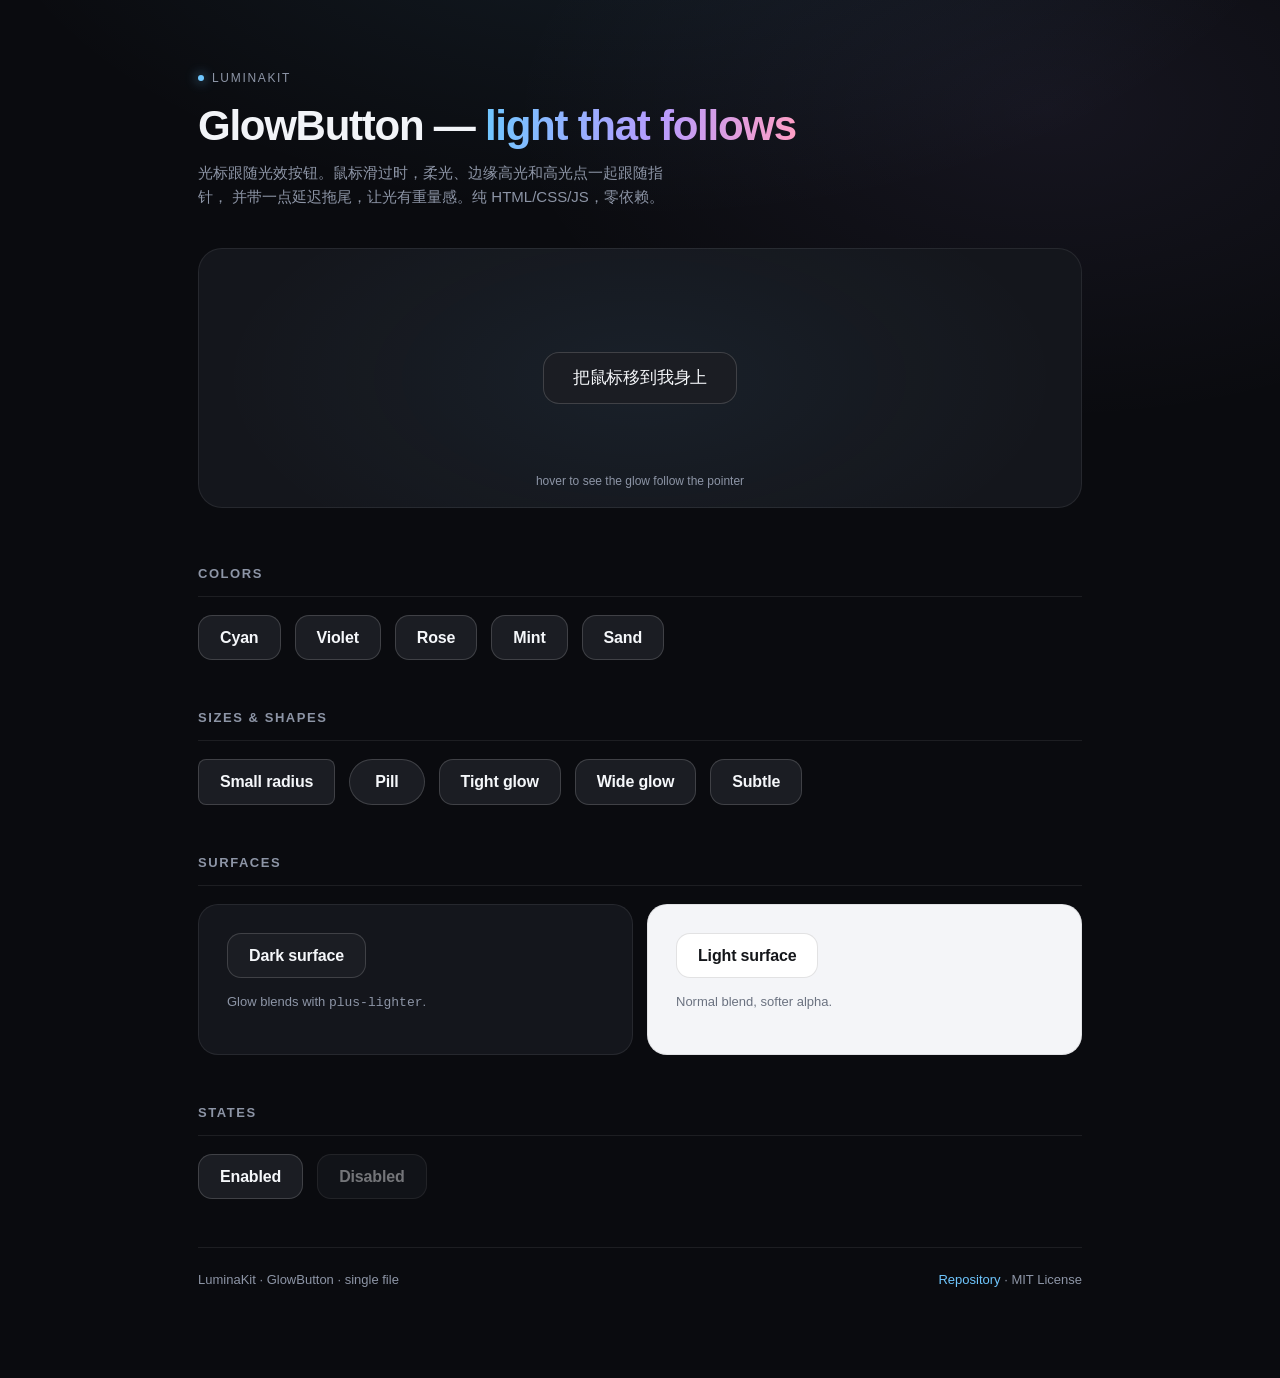
<file: web/glow-button/standalone.html>
<!DOCTYPE html>
<html lang="zh-CN">
<head>
<meta charset="utf-8">
<meta name="viewport" content="width=device-width, initial-scale=1">
<title>LuminaKit — GlowButton (single file)</title>

<!--
  LuminaKit · GlowButton — self-contained demo.

  Two things live in this one file:
    1. THE COMPONENT   — search for "COMPONENT CSS" and "COMPONENT JS".
                         Copy those two blocks to reuse the button anywhere.
    2. THE DEMO PAGE   — everything else; safe to delete.

  How it works
  ------------
  A button carries three glow layers that all track the pointer:
    ::before  soft radial glow
    ::after   1.5px rim highlight (gradient + mask, so only the ring shows)
    .lg-dot   small specular highlight right under the cursor
  Position comes from two CSS vars, --lg-mx / --lg-my, written by JS as
  coordinates relative to the button box. The JS lerps toward the real
  pointer each frame, so the light trails slightly instead of snapping.
  --lg-hover (0/1) fades the layers in and out.

  Public CSS custom properties (set on .lg-btn or any ancestor):
    --lg-glow        glow color as "r g b"             default 111 199 255
    --lg-glow-size   trailing glow radius, px          default 160
    --lg-glow-alpha  0-1 overall strength              default 1
    --lg-radius      corner radius, px                 default 14
    --lg-bg          surface fill                      default #1b1d23
    --lg-fg          label color                       default #f5f7fa
    --lg-border      resting border color              default rgba(255,255,255,.16)
    --lg-pad-x/y     inner padding                     default 22px / 13px

  Add class .lg-btn--light when the button sits on a light backdrop.

  Gotchas worth keeping (both were real bugs):
    * the glow layers must NOT use z-index:-1, or they paint behind the
      button background and vanish
    * the label is wrapped in .lg-label by JS because plain inline text
      paints *below* any positioned pseudo-element
-->

<style>
/* ============================================================
   COMPONENT CSS  (lumina-glow-button.css)
   ============================================================ */
.lg-btn {
  --lg-glow: 111 199 255;
  --lg-glow-size: 160;
  --lg-glow-alpha: 1;
  --lg-radius: 14;
  --lg-bg: #1b1d23;
  --lg-fg: #f5f7fa;
  --lg-border: rgba(255, 255, 255, 0.16);
  --lg-pad-x: 22px;
  --lg-pad-y: 13px;

  /* live pointer position, driven by JS (unit-space px inside the button) */
  --lg-mx: 50%;
  --lg-my: 50%;
  --lg-hover: 0;

  position: relative;
  isolation: isolate;
  display: inline-flex;
  align-items: center;
  justify-content: center;
  gap: 8px;

  padding: var(--lg-pad-y) var(--lg-pad-x);
  border: 0;
  border-radius: calc(var(--lg-radius) * 1px);
  background: var(--lg-bg);
  color: var(--lg-fg);

  font: inherit;
  font-weight: 550;
  letter-spacing: -0.01em;
  line-height: 1.2;
  cursor: pointer;
  overflow: hidden;
  -webkit-tap-highlight-color: transparent;

  /* resting border drawn via inset shadow so it never fights the glow layers */
  box-shadow: inset 0 0 0 1px var(--lg-border);
  transition:
    transform 0.18s cubic-bezier(0.2, 0.8, 0.3, 1),
    box-shadow 0.25s ease;
}

/* ---- 1. soft radial glow that trails the pointer ---- */
.lg-btn::before {
  content: "";
  position: absolute;
  inset: 0;
  /* Must sit ABOVE the button's own background. z-index:-1 would paint the
     glow behind the surface and make it invisible. */
  z-index: 0;
  border-radius: inherit;
  background: radial-gradient(
    calc(var(--lg-glow-size) * 1px) circle at var(--lg-mx) var(--lg-my),
    rgb(var(--lg-glow) / calc(0.55 * var(--lg-glow-alpha))),
    rgb(var(--lg-glow) / calc(0.20 * var(--lg-glow-alpha))) 45%,
    transparent 72%
  );
  opacity: var(--lg-hover);
  transition: opacity 0.25s ease;
  pointer-events: none;
}

/* ---- 2. edge highlight near the pointer ---- */
.lg-btn::after {
  content: "";
  position: absolute;
  inset: 0;
  z-index: 1;
  border-radius: inherit;
  padding: 1.5px;
  background: radial-gradient(
    calc(var(--lg-glow-size) * 0.9px) circle at var(--lg-mx) var(--lg-my),
    rgb(var(--lg-glow) / calc(0.95 * var(--lg-glow-alpha))),
    rgb(var(--lg-glow) / calc(0.30 * var(--lg-glow-alpha))) 40%,
    transparent 70%
  );
  /* keep only the 1.5px ring */
  -webkit-mask:
    linear-gradient(#000 0 0) content-box,
    linear-gradient(#000 0 0);
  -webkit-mask-composite: xor;
  mask:
    linear-gradient(#000 0 0) content-box,
    linear-gradient(#000 0 0);
  mask-composite: exclude;
  opacity: var(--lg-hover);
  transition: opacity 0.25s ease;
  pointer-events: none;
}

/* ---- 3. hot specular dot right under the cursor ---- */
.lg-btn .lg-dot {
  position: absolute;
  z-index: 2;
  left: var(--lg-mx);
  top: var(--lg-my);
  width: 4px;
  height: 4px;
  margin: -2px 0 0 -2px;
  border-radius: 50%;
  background: radial-gradient(
    circle,
    rgb(255 255 255 / calc(0.85 * var(--lg-glow-alpha))),
    transparent 70%
  );
  opacity: var(--lg-hover);
  transition: opacity 0.25s ease;
  pointer-events: none;
}

/* label sits above every glow layer */
.lg-btn > .lg-label {
  position: relative;
  z-index: 3;
  display: inline-flex;
  align-items: center;
  gap: 8px;
}

/* ---- states ---- */
.lg-btn:hover {
  --lg-hover: 1;
}

.lg-btn:active {
  transform: scale(0.975);
}

.lg-btn:focus-visible {
  outline: 2px solid rgb(var(--lg-glow) / 0.9);
  outline-offset: 2px;
}

.lg-btn:disabled,
.lg-btn[aria-disabled="true"] {
  opacity: 0.45;
  cursor: not-allowed;
  --lg-hover: 0 !important;
}

/* light-backdrop variant: swap to normal blending, softer alpha */
.lg-btn--light {
  --lg-bg: #ffffff;
  --lg-fg: #14161a;
  --lg-border: rgba(20, 22, 26, 0.12);
}
.lg-btn--light::before {
  mix-blend-mode: normal;
  background: radial-gradient(
    calc(var(--lg-glow-size) * 1px) circle at var(--lg-mx) var(--lg-my),
    rgb(var(--lg-glow) / calc(0.30 * var(--lg-glow-alpha))),
    rgb(var(--lg-glow) / calc(0.12 * var(--lg-glow-alpha))) 45%,
    transparent 72%
  );
}
.lg-btn--light::after {
  padding: 1.25px;
}

/* brighter blending on dark surfaces */
.lg-btn:not(.lg-btn--light)::before,
.lg-btn:not(.lg-btn--light)::after {
  mix-blend-mode: plus-lighter;
}

@media (prefers-reduced-motion: reduce) {
  .lg-btn,
  .lg-btn::before,
  .lg-btn::after,
  .lg-btn .lg-dot {
    transition-duration: 0.01ms;
  }
  .lg-btn:active {
    transform: none;
  }
}

/* ============================================================
   END COMPONENT CSS
   ============================================================ */

/* ---------- demo page styling (not part of the component) ---------- */
*, *::before, *::after { box-sizing: border-box; }
html, body { margin: 0; }
body {
  background:
    radial-gradient(1100px 620px at 50% -12%, rgba(111,199,255,.10), transparent 62%),
    radial-gradient(900px 520px at 82% 8%, rgba(182,156,255,.07), transparent 60%),
    #0a0b0f;
  color: #f2f4f8;
  font-family: -apple-system, BlinkMacSystemFont, "Segoe UI", "PingFang SC",
    "Hiragino Sans GB", "Microsoft YaHei", Roboto, Helvetica, Arial, sans-serif;
  -webkit-font-smoothing: antialiased;
  line-height: 1.55;
  min-height: 100vh;
}
.wrap { max-width: 940px; margin: 0 auto; padding: 64px 28px 88px; }
.eyebrow {
  display: inline-flex; align-items: center; gap: 8px;
  font-size: 12px; letter-spacing: .14em; text-transform: uppercase;
  color: #8d95a6; margin-bottom: 16px;
}
.eyebrow .pip {
  width: 6px; height: 6px; border-radius: 50%;
  background: rgb(111 199 255); box-shadow: 0 0 12px rgb(111 199 255 / .9);
}
h1 {
  font-size: clamp(28px, 5vw, 42px); line-height: 1.1;
  letter-spacing: -.03em; font-weight: 640; margin: 0 0 12px;
}
h1 .grad {
  background: linear-gradient(96deg, rgb(111 199 255), rgb(182 156 255) 55%, rgb(255 158 196));
  -webkit-background-clip: text; background-clip: text; color: transparent;
}
.lede { color: #8d95a6; font-size: 15px; max-width: 56ch; margin: 0 0 40px; }
.stage {
  position: relative; display: grid; place-items: center; min-height: 260px;
  margin-bottom: 56px; border: 1px solid rgba(255,255,255,.08); border-radius: 24px;
  background:
    radial-gradient(600px 300px at 50% 50%, rgba(111,199,255,.06), transparent 70%),
    #14161c;
  overflow: hidden;
}
.stage .lg-btn {
  font-size: 17px;
  --lg-pad-x: 30px; --lg-pad-y: 16px; --lg-radius: 16; --lg-glow-size: 220;
}
.hint {
  position: absolute; bottom: 16px; left: 0; right: 0; text-align: center;
  font-size: 12px; color: #8d95a6;
}
h2 {
  font-size: 13px; font-weight: 600; letter-spacing: .12em; text-transform: uppercase;
  color: #8d95a6; margin: 0 0 18px; padding-bottom: 12px;
  border-bottom: 1px solid rgba(255,255,255,.08);
}
section { margin-bottom: 48px; }
.row { display: flex; flex-wrap: wrap; gap: 14px; align-items: center; }
.panel {
  border: 1px solid rgba(255,255,255,.08); border-radius: 20px;
  padding: 28px; background: #14161c; flex: 1 1 300px;
}
.panel--light { background: #f4f5f8; border-color: rgba(0,0,0,.08); }
.caption { margin-top: 14px; font-size: 13px; color: #8d95a6; }
.panel--light .caption { color: #6b7280; }
footer {
  border-top: 1px solid rgba(255,255,255,.08); padding-top: 22px;
  color: #8d95a6; font-size: 13px;
  display: flex; flex-wrap: wrap; gap: 12px; justify-content: space-between;
}
a { color: rgb(111 199 255); text-decoration: none; }
a:hover { text-decoration: underline; }
</style>
</head>
<body>
<div class="wrap">
  <header>
    <div class="eyebrow"><span class="pip"></span>LuminaKit</div>
    <h1>GlowButton — <span class="grad">light that follows</span></h1>
    <p class="lede">
      光标跟随光效按钮。鼠标滑过时，柔光、边缘高光和高光点一起跟随指针，
      并带一点延迟拖尾，让光有重量感。纯 HTML/CSS/JS，零依赖。
    </p>
  </header>

  <div class="stage">
    <button class="lg-btn" type="button">把鼠标移到我身上</button>
    <div class="hint">hover to see the glow follow the pointer</div>
  </div>

  <section>
    <h2>Colors</h2>
    <div class="row">
      <button class="lg-btn" type="button" style="--lg-glow:111 199 255">Cyan</button>
      <button class="lg-btn" type="button" style="--lg-glow:182 156 255">Violet</button>
      <button class="lg-btn" type="button" style="--lg-glow:255 158 196">Rose</button>
      <button class="lg-btn" type="button" style="--lg-glow:158 245 216">Mint</button>
      <button class="lg-btn" type="button" style="--lg-glow:255 214 158">Sand</button>
    </div>
  </section>

  <section>
    <h2>Sizes &amp; shapes</h2>
    <div class="row">
      <button class="lg-btn" type="button" style="--lg-radius:8">Small radius</button>
      <button class="lg-btn" type="button" style="--lg-radius:999;--lg-pad-x:26px">Pill</button>
      <button class="lg-btn" type="button" style="--lg-glow-size:90">Tight glow</button>
      <button class="lg-btn" type="button" style="--lg-glow-size:320">Wide glow</button>
      <button class="lg-btn" type="button" style="--lg-glow-alpha:.45">Subtle</button>
    </div>
  </section>

  <section>
    <h2>Surfaces</h2>
    <div class="row">
      <div class="panel">
        <button class="lg-btn" type="button" style="--lg-glow:182 156 255">Dark surface</button>
        <p class="caption">Glow blends with <code>plus-lighter</code>.</p>
      </div>
      <div class="panel panel--light">
        <button class="lg-btn lg-btn--light" type="button" style="--lg-glow:111 199 255">Light surface</button>
        <p class="caption">Normal blend, softer alpha.</p>
      </div>
    </div>
  </section>

  <section>
    <h2>States</h2>
    <div class="row">
      <button class="lg-btn" type="button" style="--lg-glow:158 245 216">Enabled</button>
      <button class="lg-btn" type="button" aria-disabled="true">Disabled</button>
    </div>
  </section>

  <footer>
    <span>LuminaKit · GlowButton · single file</span>
    <span><a href="https://github.com/chen123aaa/LuminaKit">Repository</a> · MIT License</span>
  </footer>
</div>

<script>
/* ============================================================
   COMPONENT JS  (lumina-glow-button.js)
   ============================================================ */
(function (global) {
  "use strict";

  var SELECTOR = ".lg-btn";
  var EASE = 0.18; // 0 = frozen, 1 = no smoothing

  /** @type {Map<Element, State>} */
  var states = new Map();
  var rafId = null;

  /**
   * @typedef {Object} State
   * @property {HTMLElement} el
   * @property {number} targetX
   * @property {number} targetY
   * @property {number} x
   * @property {number} y
   * @property {boolean} hovering
   * @property {boolean} active
   */

  function readPointer(el, event) {
    var rect = el.getBoundingClientRect();
    return {
      x: event.clientX - rect.left,
      y: event.clientY - rect.top
    };
  }

  function write(el, state) {
    el.style.setProperty("--lg-mx", state.x.toFixed(1) + "px");
    el.style.setProperty("--lg-my", state.y.toFixed(1) + "px");
    el.style.setProperty("--lg-hover", state.hovering ? "1" : "0");
  }

  function centerState(el) {
    var rect = el.getBoundingClientRect();
    return {
      x: rect.width / 2,
      y: rect.height / 2
    };
  }

  function attach(el) {
    if (states.has(el)) return;

    var start = centerState(el);
    /** @type {State} */
    var state = {
      el: el,
      targetX: start.x,
      targetY: start.y,
      x: start.x,
      y: start.y,
      hovering: false,
      active: false
    };
    states.set(el, state);

    // Wrap the contents so the label can be lifted above the glow layers.
    // Inline text paints below any positioned pseudo-element, so without this
    // wrapper the glow would cover the label.
    if (!el.querySelector(":scope > .lg-label")) {
      var label = document.createElement("span");
      label.className = "lg-label";
      while (el.firstChild) label.appendChild(el.firstChild);
      el.appendChild(label);
    }

    if (!el.querySelector(".lg-dot")) {
      var dot = document.createElement("span");
      dot.className = "lg-dot";
      dot.setAttribute("aria-hidden", "true");
      el.appendChild(dot);
    }

    el.addEventListener("pointerenter", function (event) {
      if (state.el.matches(":disabled, [aria-disabled='true']")) return;
      var p = readPointer(el, event);
      // start the glow at the entry point so it does not fly in from center
      if (!state.hovering) {
        state.x = p.x;
        state.y = p.y;
      }
      state.targetX = p.x;
      state.targetY = p.y;
      state.hovering = true;
      state.active = true;
      kick();
    });

    el.addEventListener("pointermove", function (event) {
      var p = readPointer(el, event);
      state.targetX = p.x;
      state.targetY = p.y;
      state.active = true;
      kick();
    });

    el.addEventListener("pointerleave", function () {
      state.hovering = false;
      var c = centerState(el);
      state.targetX = c.x;
      state.targetY = c.y;
      state.active = true;
      kick();
    });

    // touch / pen: follow while pressing
    el.addEventListener("pointerdown", function (event) {
      var p = readPointer(el, event);
      state.targetX = p.x;
      state.targetY = p.y;
      state.hovering = true;
      state.active = true;
      kick();
    });

    el.addEventListener("pointerup", function () {
      if (!el.matches(":hover")) state.hovering = false;
      state.active = true;
      kick();
    });
  }

  function detach(el) {
    states.delete(el);
  }

  function kick() {
    if (rafId !== null) return;
    rafId = requestAnimationFrame(tick);
  }

  function tick() {
    rafId = null;
    var stillActive = false;

    states.forEach(function (state) {
      var dx = state.targetX - state.x;
      var dy = state.targetY - state.y;

      if (Math.abs(dx) < 0.08 && Math.abs(dy) < 0.08) {
        state.x = state.targetX;
        state.y = state.targetY;
        if (!state.hovering) state.active = false;
        write(state.el, state);
        return;
      }

      state.x += dx * EASE;
      state.y += dy * EASE;
      write(state.el, state);
      stillActive = true;
    });

    // keep animating while anything is still settling
    if (stillActive) {
      rafId = requestAnimationFrame(tick);
    }
  }

  function init(root) {
    var scope = root || document;
    var nodes = scope.querySelectorAll(SELECTOR);
    for (var i = 0; i < nodes.length; i++) attach(nodes[i]);
    return nodes.length;
  }

  // Auto-init, and again after the DOM is ready for deferred scripts.
  if (document.readyState === "loading") {
    document.addEventListener("DOMContentLoaded", function () {
      init();
    });
  } else {
    init();
  }

  global.LuminaGlowButton = {
    init: init,
    attach: attach,
    detach: detach
  };
})(window);

/* ============================================================
   END COMPONENT JS
   ============================================================ */
</script>
</body>
</html>
</file>
<file: web/glow-button/lumina-glow-button.css>
/*!
 * LuminaKit — GlowButton
 * A button whose glow follows the pointer.
 *
 * Public custom properties (set on .lg-btn or any ancestor):
 *   --lg-glow         glow color as "r g b"            default: 111 199 255
 *   --lg-glow-size    radius of the trailing glow (px) default: 160
 *   --lg-glow-alpha   0–1 overall glow strength        default: 1
 *   --lg-radius       corner radius (px)               default: 14
 *   --lg-bg           surface fill                     default: #1b1d23
 *   --lg-fg           label color                      default: #f5f7fa
 *   --lg-border       resting border color             default: rgba(255,255,255,.16)
 *   --lg-pad-x        horizontal padding               default: 22px
 *   --lg-pad-y        vertical padding                 default: 13px
 */

.lg-btn {
  --lg-glow: 111 199 255;
  --lg-glow-size: 160;
  --lg-glow-alpha: 1;
  --lg-radius: 14;
  --lg-bg: #1b1d23;
  --lg-fg: #f5f7fa;
  --lg-border: rgba(255, 255, 255, 0.16);
  --lg-pad-x: 22px;
  --lg-pad-y: 13px;

  /* live pointer position, driven by JS (unit-space px inside the button) */
  --lg-mx: 50%;
  --lg-my: 50%;
  --lg-hover: 0;

  position: relative;
  isolation: isolate;
  display: inline-flex;
  align-items: center;
  justify-content: center;
  gap: 8px;

  padding: var(--lg-pad-y) var(--lg-pad-x);
  border: 0;
  border-radius: calc(var(--lg-radius) * 1px);
  background: var(--lg-bg);
  color: var(--lg-fg);

  font: inherit;
  font-weight: 550;
  letter-spacing: -0.01em;
  line-height: 1.2;
  cursor: pointer;
  overflow: hidden;
  -webkit-tap-highlight-color: transparent;

  /* resting border drawn via inset shadow so it never fights the glow layers */
  box-shadow: inset 0 0 0 1px var(--lg-border);
  transition:
    transform 0.18s cubic-bezier(0.2, 0.8, 0.3, 1),
    box-shadow 0.25s ease;
}

/* ---- 1. soft radial glow that trails the pointer ---- */
.lg-btn::before {
  content: "";
  position: absolute;
  inset: 0;
  /* Must sit ABOVE the button's own background. z-index:-1 would paint the
     glow behind the surface and make it invisible. */
  z-index: 0;
  border-radius: inherit;
  background: radial-gradient(
    calc(var(--lg-glow-size) * 1px) circle at var(--lg-mx) var(--lg-my),
    rgb(var(--lg-glow) / calc(0.55 * var(--lg-glow-alpha))),
    rgb(var(--lg-glow) / calc(0.20 * var(--lg-glow-alpha))) 45%,
    transparent 72%
  );
  opacity: var(--lg-hover);
  transition: opacity 0.25s ease;
  pointer-events: none;
}

/* ---- 2. edge highlight near the pointer ---- */
.lg-btn::after {
  content: "";
  position: absolute;
  inset: 0;
  z-index: 1;
  border-radius: inherit;
  padding: 1.5px;
  background: radial-gradient(
    calc(var(--lg-glow-size) * 0.9px) circle at var(--lg-mx) var(--lg-my),
    rgb(var(--lg-glow) / calc(0.95 * var(--lg-glow-alpha))),
    rgb(var(--lg-glow) / calc(0.30 * var(--lg-glow-alpha))) 40%,
    transparent 70%
  );
  /* keep only the 1.5px ring */
  -webkit-mask:
    linear-gradient(#000 0 0) content-box,
    linear-gradient(#000 0 0);
  -webkit-mask-composite: xor;
  mask:
    linear-gradient(#000 0 0) content-box,
    linear-gradient(#000 0 0);
  mask-composite: exclude;
  opacity: var(--lg-hover);
  transition: opacity 0.25s ease;
  pointer-events: none;
}

/* ---- 3. hot specular dot right under the cursor ---- */
.lg-btn .lg-dot {
  position: absolute;
  z-index: 2;
  left: var(--lg-mx);
  top: var(--lg-my);
  width: 4px;
  height: 4px;
  margin: -2px 0 0 -2px;
  border-radius: 50%;
  background: radial-gradient(
    circle,
    rgb(255 255 255 / calc(0.85 * var(--lg-glow-alpha))),
    transparent 70%
  );
  opacity: var(--lg-hover);
  transition: opacity 0.25s ease;
  pointer-events: none;
}

/* label sits above every glow layer */
.lg-btn > .lg-label {
  position: relative;
  z-index: 3;
  display: inline-flex;
  align-items: center;
  gap: 8px;
}

/* ---- states ---- */
.lg-btn:hover {
  --lg-hover: 1;
}

.lg-btn:active {
  transform: scale(0.975);
}

.lg-btn:focus-visible {
  outline: 2px solid rgb(var(--lg-glow) / 0.9);
  outline-offset: 2px;
}

.lg-btn:disabled,
.lg-btn[aria-disabled="true"] {
  opacity: 0.45;
  cursor: not-allowed;
  --lg-hover: 0 !important;
}

/* light-backdrop variant: swap to normal blending, softer alpha */
.lg-btn--light {
  --lg-bg: #ffffff;
  --lg-fg: #14161a;
  --lg-border: rgba(20, 22, 26, 0.12);
}
.lg-btn--light::before {
  mix-blend-mode: normal;
  background: radial-gradient(
    calc(var(--lg-glow-size) * 1px) circle at var(--lg-mx) var(--lg-my),
    rgb(var(--lg-glow) / calc(0.30 * var(--lg-glow-alpha))),
    rgb(var(--lg-glow) / calc(0.12 * var(--lg-glow-alpha))) 45%,
    transparent 72%
  );
}
.lg-btn--light::after {
  padding: 1.25px;
}

/* brighter blending on dark surfaces */
.lg-btn:not(.lg-btn--light)::before,
.lg-btn:not(.lg-btn--light)::after {
  mix-blend-mode: plus-lighter;
}

@media (prefers-reduced-motion: reduce) {
  .lg-btn,
  .lg-btn::before,
  .lg-btn::after,
  .lg-btn .lg-dot {
    transition-duration: 0.01ms;
  }
  .lg-btn:active {
    transform: none;
  }
}
</file>
<file: web/glass-panel/lumina-glass-panel.css>
/*!
 * LuminaKit — GlassPanel
 * A frosted-glass surface in the spirit of Apple's materials: a heavy backdrop
 * blur with a saturation boost, a refracted band along the rim, a crisp
 * specular hairline, fine grain so large flat areas do not band, and layered
 * elevation.
 *
 * Pure CSS — lumina-glass-panel.js is only needed for the pointer sheen.
 *
 * Public custom properties (set on .lg-panel or any ancestor):
 *   --lgp-blur        backdrop blur radius, px         default 30
 *   --lgp-saturate    backdrop saturation, %           default 180
 *   --lgp-brightness  backdrop brightness, %           default 108
 *   --lgp-bg          tint of the glass                default rgba(26,28,36,.46)
 *   --lgp-fg          text color                       default #f2f4f8
 *   --lgp-radius      corner radius, px                default 22
 *   --lgp-edge        width of the refracted rim, px   default 14 (0 disables)
 *   --lgp-border      outer hairline color             default rgba(255,255,255,.15)
 *   --lgp-shadow      cast-shadow color                default rgba(0,0,0,.5)
 *   --lgp-grain       grain opacity, 0 disables it     default .16
 *   --lgp-pad         inner padding                    default 20px
 *
 * Sheen only: --lgp-sheen-size (px, default 420)
 *
 * Thickness: .lg-panel--thin  .lg-panel--thick
 * Surfaces:  .lg-panel--light
 * Pointer sheen: .lg-panel--sheen  (needs lumina-glass-panel.js)
 */

.lg-panel {
  --lgp-blur: 30;
  --lgp-saturate: 180;
  --lgp-brightness: 108;
  --lgp-bg: rgba(26, 28, 36, 0.46);
  --lgp-fg: #f2f4f8;
  --lgp-radius: 22;
  --lgp-edge: 14;
  --lgp-border: rgba(255, 255, 255, 0.15);
  --lgp-shadow: rgba(0, 0, 0, 0.5);
  --lgp-grain: 0.16;
  --lgp-pad: 20px;

  --lgp-sheen-size: 420;

  /* live pointer position for the sheen, written by JS */
  --lgp-px: 50%;
  --lgp-py: 0%;
  --lgp-sheen: 0;

  position: relative;
  isolation: isolate;
  padding: var(--lgp-pad);
  border-radius: calc(var(--lgp-radius) * 1px);
  color: var(--lgp-fg);

  /* the material */
  background: var(--lgp-bg);
  -webkit-backdrop-filter: blur(calc(var(--lgp-blur) * 1px))
    saturate(calc(var(--lgp-saturate) * 1%))
    brightness(calc(var(--lgp-brightness) * 1%));
  backdrop-filter: blur(calc(var(--lgp-blur) * 1px))
    saturate(calc(var(--lgp-saturate) * 1%))
    brightness(calc(var(--lgp-brightness) * 1%));

  /* outer hairline + top specular + bottom shade + layered elevation */
  box-shadow:
    inset 0 0 0 1px var(--lgp-border),
    inset 0 1px 0 0 rgb(255 255 255 / 0.14),
    inset 0 -1px 0 0 rgb(0 0 0 / 0.10),
    0 1px 1px -0.5px rgb(0 0 0 / 0.3),
    0 14px 30px -12px var(--lgp-shadow),
    0 36px 70px -36px var(--lgp-shadow);
}

/* ---- 1. refracted rim -------------------------------------------------------
 * A band just inside the edge that blurs the backdrop harder and lifts it.
 * This is what makes the sheet read as thick glass instead of a flat tint.
 * ------------------------------------------------------------------------- */
.lg-panel::before {
  content: "";
  position: absolute;
  inset: 1px;
  z-index: 2;
  border-radius: calc((var(--lgp-radius) - 1) * 1px);
  padding: calc(var(--lgp-edge) * 1px);
  background: linear-gradient(
    145deg,
    rgb(255 255 255 / 0.26),
    rgb(255 255 255 / 0.05) 32%,
    rgb(255 255 255 / 0.02) 58%,
    rgb(255 255 255 / 0.09)
  );
  -webkit-backdrop-filter: blur(calc(var(--lgp-blur) * 0.42px))
    saturate(calc(var(--lgp-saturate) * 0.8%)) brightness(116%);
  backdrop-filter: blur(calc(var(--lgp-blur) * 0.42px))
    saturate(calc(var(--lgp-saturate) * 0.8%)) brightness(116%);
  /* keep only the band — the interior is masked out */
  -webkit-mask:
    linear-gradient(#000 0 0) content-box,
    linear-gradient(#000 0 0);
  -webkit-mask-composite: xor;
  mask:
    linear-gradient(#000 0 0) content-box,
    linear-gradient(#000 0 0);
  mask-composite: exclude;
  pointer-events: none;
}

/* ---- 2. grain ---------------------------------------------------------------
 * Dithers the large smooth area so the blur does not band on wide gradients.
 * ------------------------------------------------------------------------- */
.lg-panel::after {
  content: "";
  position: absolute;
  inset: 0;
  z-index: 1;
  border-radius: inherit;
  opacity: var(--lgp-grain);
  mix-blend-mode: overlay;
  pointer-events: none;
  background-image: url("data:image/svg+xml,%3Csvg xmlns='http://www.w3.org/2000/svg' width='140' height='140'%3E%3Cfilter id='n'%3E%3CfeTurbulence type='fractalNoise' baseFrequency='0.85' numOctaves='3' stitchTiles='stitch'/%3E%3C/filter%3E%3Crect width='140' height='140' filter='url(%23n)'/%3E%3C/svg%3E");
  background-size: 140px 140px;
}

/* ---- 3. optional pointer sheen ---- */
.lg-panel--sheen {
  overflow: hidden;
}

.lg-panel--sheen > .lg-panel__sheen {
  position: absolute;
  inset: 0;
  z-index: 3;
  border-radius: inherit;
  opacity: var(--lgp-sheen);
  transition: opacity 0.35s ease;
  pointer-events: none;
  background: radial-gradient(
    calc(var(--lgp-sheen-size) * 1px) circle at var(--lgp-px) var(--lgp-py),
    rgb(255 255 255 / 0.16),
    rgb(255 255 255 / 0.06) 42%,
    transparent 72%
  );
}

/* content rides above every overlay */
.lg-panel > *:not(.lg-panel__sheen) {
  position: relative;
  z-index: 4;
}

/* ---- thickness weights ---- */
.lg-panel--thin {
  --lgp-blur: 14;
  --lgp-saturate: 150;
  --lgp-bg: rgba(26, 28, 36, 0.30);
  --lgp-grain: 0.10;
  --lgp-edge: 10;
}

.lg-panel--thick {
  --lgp-blur: 46;
  --lgp-saturate: 210;
  --lgp-bg: rgba(26, 28, 36, 0.60);
  --lgp-grain: 0.22;
  --lgp-edge: 18;
}

/* ---- light surfaces ---- */
.lg-panel--light {
  --lgp-bg: rgba(255, 255, 255, 0.55);
  --lgp-fg: #14161a;
  --lgp-border: rgba(255, 255, 255, 0.75);
  --lgp-shadow: rgba(18, 22, 34, 0.2);
  --lgp-brightness: 104;
  --lgp-grain: 0.08;
}

.lg-panel--light::before {
  background: linear-gradient(
    145deg,
    rgb(255 255 255 / 0.75),
    rgb(255 255 255 / 0.22) 30%,
    rgb(255 255 255 / 0.06) 58%,
    rgb(255 255 255 / 0.34)
  );
}

.lg-panel--light::after {
  mix-blend-mode: soft-light;
}

.lg-panel--light > .lg-panel__sheen {
  background: radial-gradient(
    calc(var(--lgp-sheen-size) * 1px) circle at var(--lgp-px) var(--lgp-py),
    rgb(255 255 255 / 0.55),
    rgb(255 255 255 / 0.2) 42%,
    transparent 72%
  );
}

/* ---- no backdrop-filter: fall back to an opaque surface, not a washed-out one -- */
@supports not ((backdrop-filter: blur(1px)) or (-webkit-backdrop-filter: blur(1px))) {
  .lg-panel {
    background: rgba(22, 24, 31, 0.95);
  }
  .lg-panel--thin {
    background: rgba(22, 24, 31, 0.9);
  }
  .lg-panel--light {
    background: rgba(249, 250, 252, 0.97);
  }
  .lg-panel::before {
    -webkit-backdrop-filter: none;
    backdrop-filter: none;
    background: linear-gradient(
      145deg,
      rgb(255 255 255 / 0.12),
      rgb(255 255 255 / 0.02) 55%,
      rgb(255 255 255 / 0.06)
    );
  }
  .lg-panel--light::before {
    background: linear-gradient(
      145deg,
      rgb(255 255 255 / 0.5),
      rgb(255 255 255 / 0.1) 55%,
      rgb(255 255 255 / 0.25)
    );
  }
}

/* Accessibility: macOS exposes "Reduce transparency". Honour it by dropping the
   blur entirely rather than shipping an unreadable sheet. */
@media (prefers-reduced-transparency: reduce) {
  .lg-panel {
    background: rgba(22, 24, 31, 0.94);
    -webkit-backdrop-filter: none;
    backdrop-filter: none;
  }
  .lg-panel--thin {
    background: rgba(22, 24, 31, 0.9);
  }
  .lg-panel--light {
    background: rgba(249, 250, 252, 0.97);
  }
  .lg-panel::before {
    -webkit-backdrop-filter: none;
    backdrop-filter: none;
  }
  .lg-panel--sheen {
    overflow: visible;
  }
  .lg-panel--sheen > .lg-panel__sheen {
    display: none;
  }
}

@media (prefers-reduced-motion: reduce) {
  .lg-panel--sheen > .lg-panel__sheen {
    transition-duration: 0.01ms;
  }
}
</file>
